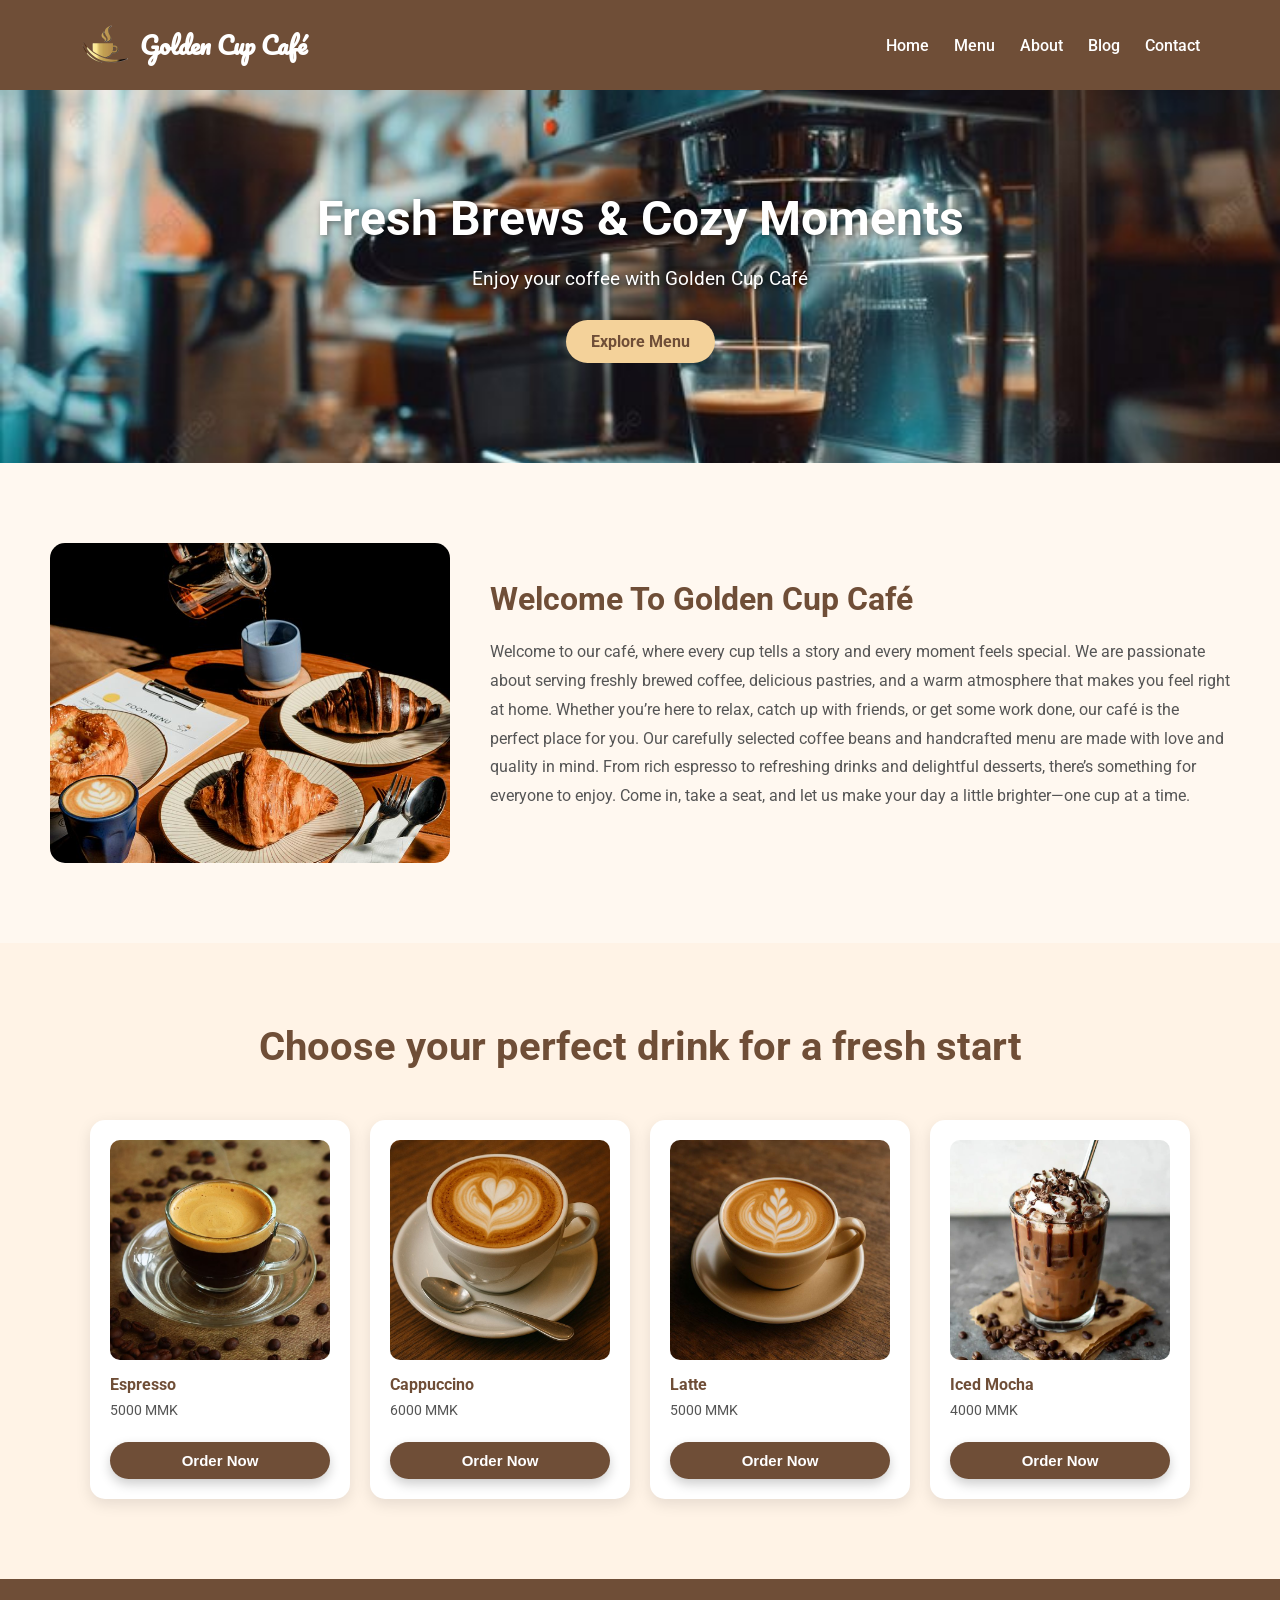
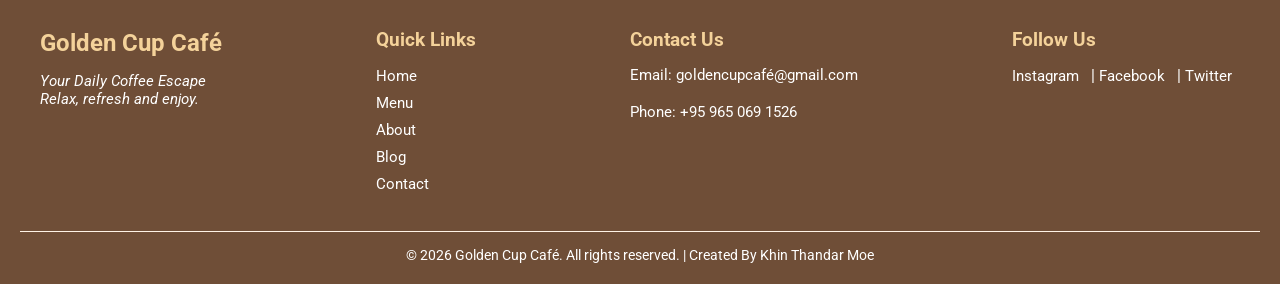
<file: index.html>
<!DOCTYPE html>
<html lang="en">
<head>
  <meta charset="UTF-8">
  <meta name="viewport">
  <meta name="description" content="Enjoy the best coffee, tea, and fresh desserts at Golden Cup Café in Dawei. A cozy place to relax with friends. Visit us today!">
  <meta name="keywords" content="Golden Cup Café, café in Dawei, best coffee in Dawei, coffee shop Dawei, fresh desserts, Dawei breakfast, cozy place to relax, coffee and tea Dawei">
  <title>Golden Cup Café</title>
  <link rel="icon" href="COFFEE_SHOP_LOGO.png">
  <link href="https://fonts.googleapis.com/css2?family=Roboto:wght@400;700&family=Pacifico&display=swap" rel="stylesheet">
  <link rel="stylesheet" href="style.css">
</head>

<body>
  <!-- HEADER -->
  <header>
    <div class="logo">
      <img src="COFFEE_SHOP_LOGO.png" alt="Café Logo" class="logoimg"><h1>Golden Cup Café</h1>
    </div>
    <nav>
      <ul>
        <li><a href="index.html">Home</a></li>
        <li><a href="menu.html">Menu</a></li>
        <li><a href="about.html">About</a></li>
        <li><a href="blog.html">Blog</a></li>
        <li><a href="contact.html">Contact</a></li>
      </ul>
    </nav>
  </header>

  <!-- HERO -->
  <section class="hero">
    <h2>Fresh Brews & Cozy Moments</h2>
    <p>Enjoy your coffee with Golden Cup Café</p>
    <a href="menu.html">Explore Menu</a>
  </section>

  <!-- ABOUT -->
  <section class="about">
    <img src="Welcome Café.jpg" alt="Coffee Shop Interior">
    <div class="about-text">
      <h3>Welcome To Golden Cup Café</h3>
      <p>Welcome to our café, where every cup tells a story and every moment feels special. We are passionate about serving freshly brewed coffee, delicious pastries, and a warm atmosphere that makes you feel right at home. Whether you’re here to relax, catch up with friends, or get some work done, our café is the perfect place for you.

      Our carefully selected coffee beans and handcrafted menu are made with love and quality in mind. From rich espresso to refreshing drinks and delightful desserts, there’s something for everyone to enjoy.

      Come in, take a seat, and let us make your day a little brighter—one cup at a time.</p>
    </div>
  </section>

  <!-- MENU -->
  <section class="menu">
    <h3>Choose your perfect drink for a fresh start</h3>
    <div class="menu-items">
      <div class="menu-item">
        <img src="Espresso.jpg" alt="Espresso">
        <h4>Espresso</h4>
        <p>5000 MMK</p>
        <a href="orderform.html"><button class="order-btn">Order Now</button></a>
      </div>
      
      <div class="menu-item">
        <img src="Cappuccino.jpg" alt="Cappuccino">
        <h4>Cappuccino</h4>
        <p>6000 MMK</p>
        <a href="orderform.html"><button class="order-btn">Order Now</button></a>
      </div>

      <div class="menu-item">
        <img src="Latte.jpg" alt="Latte">
        <h4>Latte</h4>
        <p>5000 MMK</p>
        <a href="orderform.html"><button class="order-btn">Order Now</button></a>
      </div>

      <div class="menu-item">
        <img src="Iced Mocha.jpg" alt="Iced Mocha">
        <h4>Iced Mocha</h4>
        <p>4000 MMK</p>
        <a href="orderform.html"><button class="order-btn">Order Now</button></a>
      </div>
    </div>
  </section>

  <!-- FOOTER -->
    <footer>
  <div class="footer-container">
    <div class="footer-brand">
      <h2>Golden Cup Café</h2>
      <p> <i>Your Daily Coffee Escape<br>
           Relax, refresh and enjoy.</i></p>
    </div>

    <!-- Quick Links -->
    <div class="footer-links">
      <h3>Quick Links</h3>
      <ul>
        <li><a href="index.html">Home</a></li>
        <li><a href="menu.html">Menu</a></li>
        <li><a href="about.html">About</a></li>
        <li><a href="blog.html">Blog</a></li>
        <li><a href="contact.html">Contact</a></li>
      </ul>
    </div>

    <!-- Contact Info -->
    <div class="footer-contact">
      <h3>Contact Us</h3>
      <p>Email: <a href="mailto:goldencupcafé@gmail.com">goldencupcafé@gmail.com</a></p>
      <br>
      <p>Phone: <a href="tel:+959650691526">+95 965 069 1526</a></p>
    </div>

    <!-- Social Media -->
    <div class="footer-social">
      <h3>Follow Us</h3>
      <a href="https://www.instagram.com" target="_blank">Instagram</a> |
      <a href="https://www.facebook.com" target="_blank">Facebook</a> |
      <a href="https://www.twitter.com" target="_blank">Twitter</a>
    </div>
  </div>

  <div class="footer-bottom">
    <p>&copy; 2026 Golden Cup Café. All rights reserved. | Created By Khin Thandar Moe</p>
  </div>
  </footer>

</body>
</html>
</file>
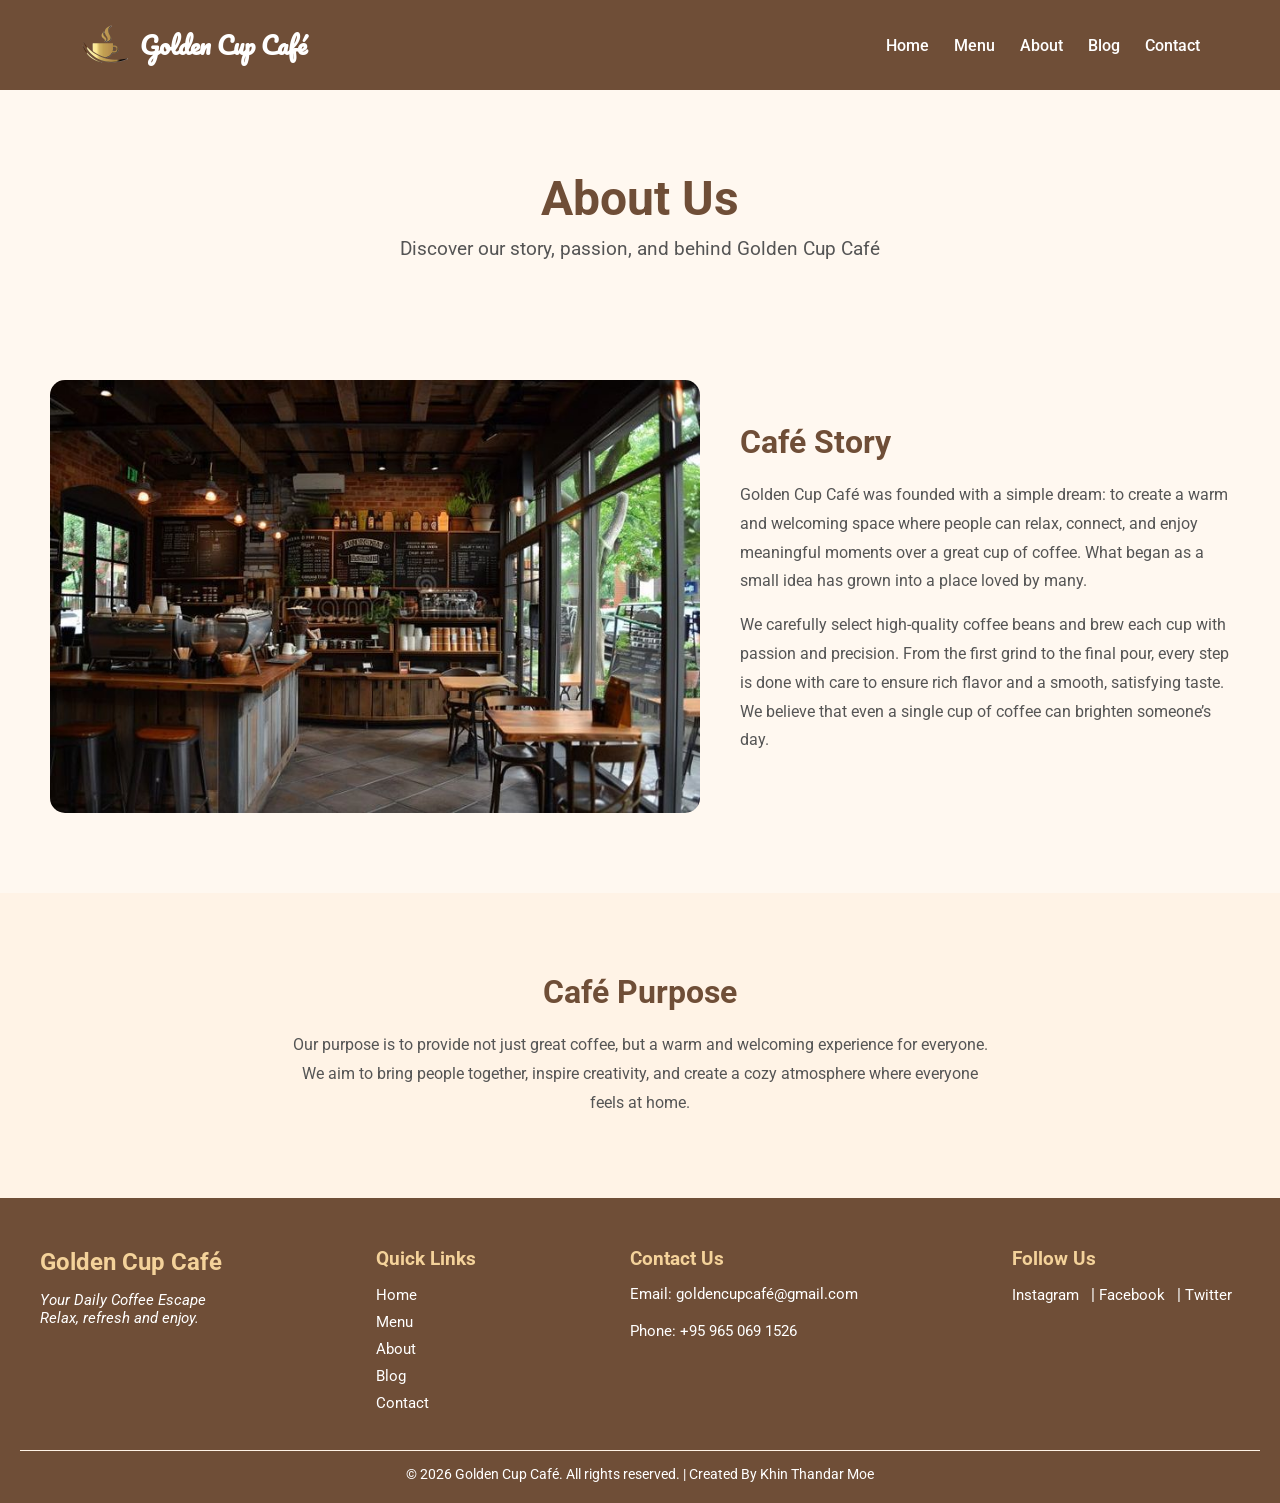
<file: about.html>
<!DOCTYPE html>
<html lang="en">
<head>
  <meta charset="UTF-8">
  <meta name="viewport">
  <meta name="description" content="Enjoy the best coffee, tea, and fresh desserts at Golden Cup Café in Dawei. A cozy place to relax with friends. Visit us today!">
  <meta name="keywords" content="Golden Cup Café, café in Dawei, best coffee in Dawei, coffee shop Dawei, fresh desserts, Dawei breakfast, cozy place to relax, coffee and tea Dawei">
  <title>Golden Cup Café | About</title>
  <link rel="icon" href="COFFEE_SHOP_LOGO.png">
  <link href="https://fonts.googleapis.com/css2?family=Roboto:wght@400;700&family=Pacifico&display=swap" rel="stylesheet">
  <link rel="stylesheet" href="style.css">
</head>

<body>
  <!-- HEADER -->
  <header>
     <div class="logo">
      <img src="COFFEE_SHOP_LOGO.png" alt="My Logo" class="logoimg"><h1>Golden Cup Café</h1>
    </div>
    <nav>
      <ul>
        <li><a href="index.html">Home</a></li>
        <li><a href="menu.html">Menu</a></li>
        <li><a href="about.html">About</a></li>
        <li><a href="blog.html">Blog</a></li>
        <li><a href="contact.html">Contact</a></li>
      </ul>
    </nav>
  </header>

  <!-- PAGE TITLE -->
  <section class="page-title">
    <h2>About Us</h2>
    <p>Discover our story, passion, and behind Golden Cup Café</p>
  </section>

  <!-- ABOUT SECTION -->
  <section class="about-section" id="about">
    <img src="About.jpg" alt="Coffee Shop Interior">
    <div class="about-text">
      <h3>Café Story</h3>
      <p>Golden Cup Café was founded with a simple dream: to create a warm and welcoming space where people can relax, connect, and enjoy meaningful moments over a great cup of coffee. What began as a small idea has grown into a place loved by many.</p>
      <p> We carefully select high-quality coffee beans and brew each cup with passion and precision. From the first grind to the final pour, every step is done with care to ensure rich flavor and a smooth, satisfying taste. We believe that even a single cup of coffee can brighten someone’s day.</p>
    </div>
  </section>

  <!-- MISSION SECTION -->
  <section class="purpose">
    <h3>Café Purpose</h3>
    <p>Our purpose is to provide not just great coffee, but a warm and welcoming experience for everyone. We aim to bring people together, inspire creativity, and create a cozy atmosphere where everyone feels at home.</p>
  </section>

  
  <!-- FOOTER -->
  <footer>
  <div class="footer-container">
    <div class="footer-brand">
      <h2>Golden Cup Café</h2>
      <p> <i>Your Daily Coffee Escape<br>
           Relax, refresh and enjoy.</i></p>
    </div>

    <!-- Quick Links -->
    <div class="footer-links">
      <h3>Quick Links</h3>
      <ul>
        <li><a href="index.html">Home</a></li>
        <li><a href="menu.html">Menu</a></li>
        <li><a href="about.html">About</a></li>
        <li><a href="blog.html">Blog</a></li>
        <li><a href="contact.html">Contact</a></li>
      </ul>
    </div>

    <!-- Contact Info -->
    <div class="footer-contact">
      <h3>Contact Us</h3>
      <p>Email: <a href="mailto:goldencupcafé@gmail.com">goldencupcafé@gmail.com</a></p>
      <br>
      <p>Phone: <a href="tel:+959650691526">+95 965 069 1526</a></p>
    </div>

    <!-- Social Media -->
    <div class="footer-social">
      <h3>Follow Us</h3>
      <a href="https://www.instagram.com" target="_blank">Instagram</a> |
      <a href="https://www.facebook.com" target="_blank">Facebook</a> |
      <a href="https://www.twitter.com" target="_blank">Twitter</a>
    </div>
  </div>

  <div class="footer-bottom">
    <p>&copy; 2026 Golden Cup Café. All rights reserved. | Created By Khin Thandar Moe</p>
  </div>
  </footer>


</body>
</html>
</file>
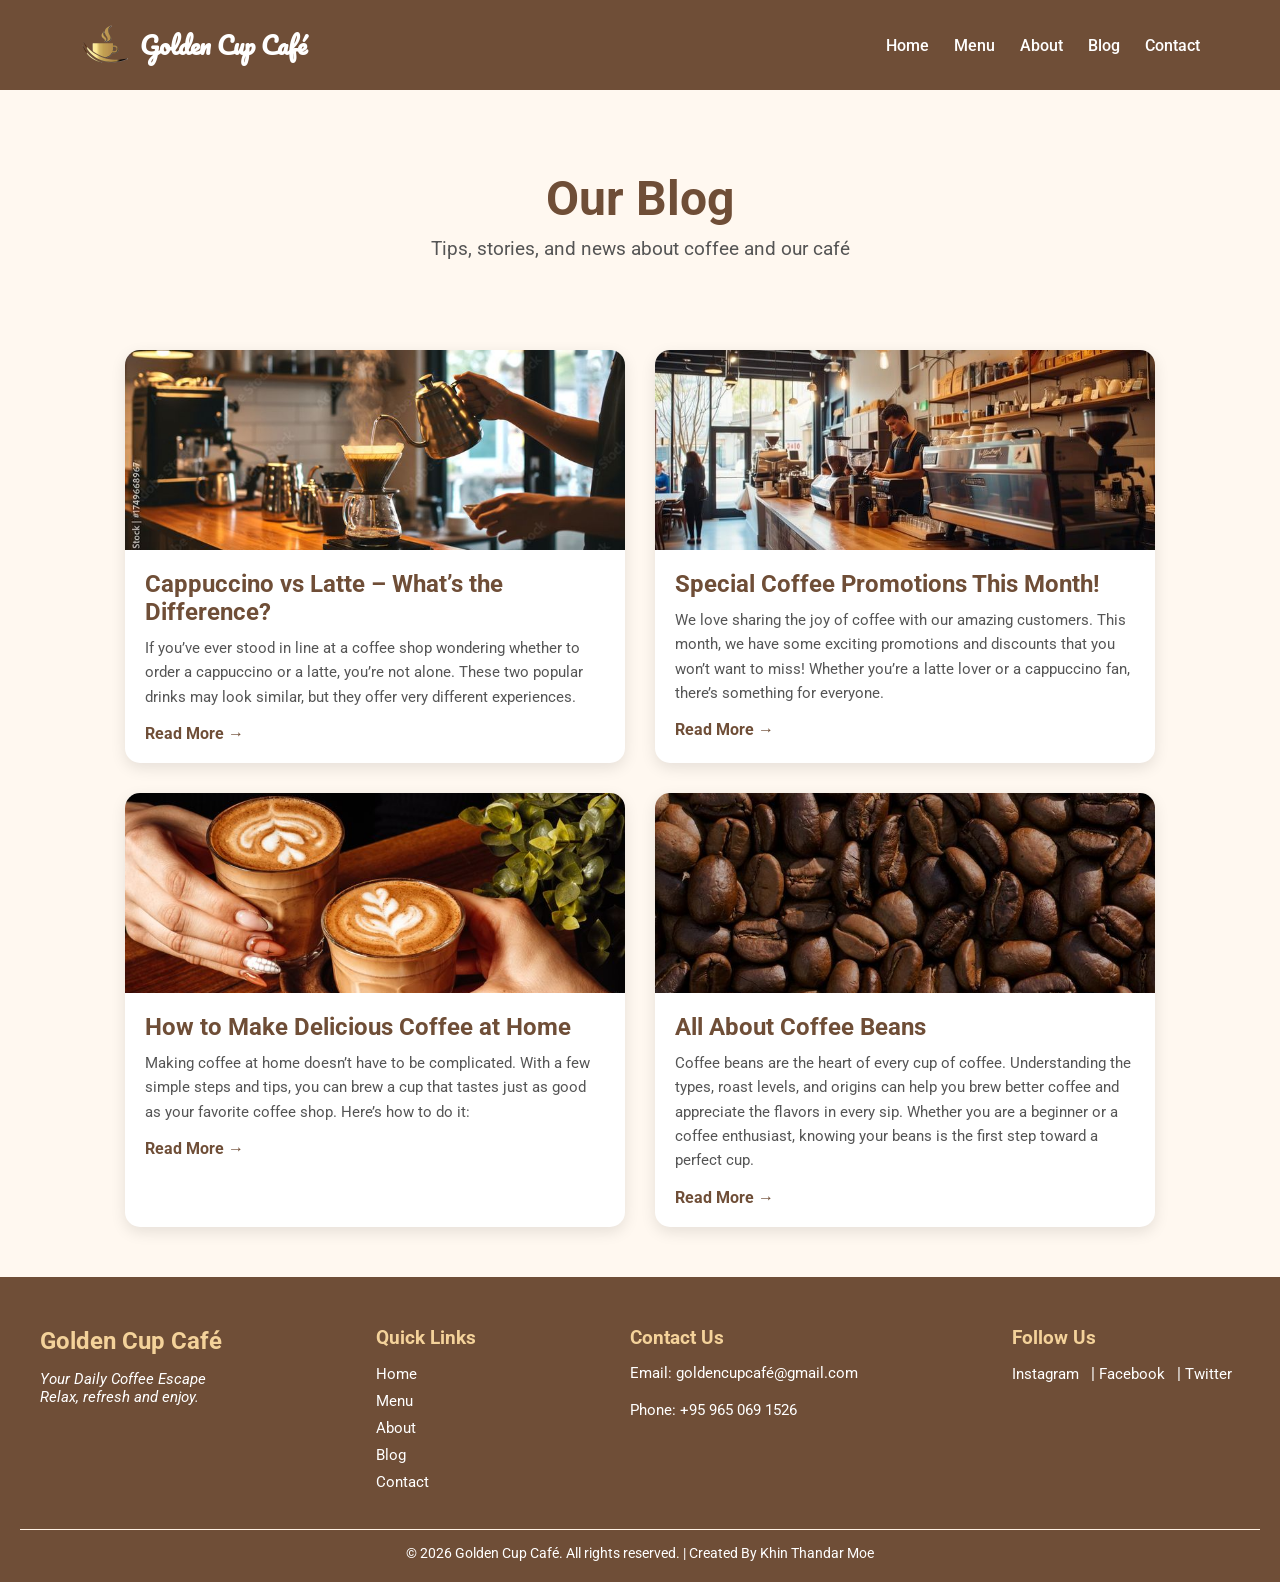
<file: blog.html>
<!DOCTYPE html>
<html lang="en">
<head>
  <meta charset="UTF-8">
  <meta name="viewport">
  <meta name="description" content="Enjoy the best coffee, tea, and fresh desserts at Golden Cup Café in Dawei. A cozy place to relax with friends. Visit us today!">
  <meta name="keywords" content="Golden Cup Café, café in Dawei, best coffee in Dawei, coffee shop Dawei, fresh desserts, Dawei breakfast, cozy place to relax, coffee and tea Dawei">
  <title>Golden Cup Café | Blog</title>
  <link rel="icon" href="COFFEE_SHOP_LOGO.png">
  <link href="https://fonts.googleapis.com/css2?family=Roboto:wght@400;700&family=Pacifico&display=swap" rel="stylesheet">
  <link rel="stylesheet" href="style.css">
</head>
<body>

  <!-- HEADER -->
  <header>
     <div class="logo">
      <img src="COFFEE_SHOP_LOGO.png" alt="My Logo" class="logoimg"><h1>Golden Cup Café</h1>
    </div>
    <nav>
      <ul>
        <li><a href="index.html">Home</a></li>
        <li><a href="menu.html">Menu</a></li>
        <li><a href="about.html">About</a></li>
        <li><a href="blog.html">Blog</a></li>
        <li><a href="contact.html">Contact</a></li>
      </ul>
    </nav>
  </header>

  <!-- PAGE TITLE -->
  <section class="page-title">
    <h2>Our Blog</h2>
    <p>Tips, stories, and news about coffee and our café</p>
  </section>

  <!-- BLOG POSTS -->
  <section class="blog-section" id="blog">

    <div class="blog-post">
      <img src="Blog1.jpg" alt="Cappuccino vs Latte">
      <div class="blog-content">
        <h3>Cappuccino vs Latte – What’s the Difference?</h3>
        <p>If you’ve ever stood in line at a coffee shop wondering whether to order a cappuccino or a latte, you’re not alone. These two popular drinks may look similar, but they offer very different experiences.</p>
        <a href="blog1.html">Read More →</a>
      </div>
    </div>

    <div class="blog-post">
      <img src="Blog2.jpg" alt="Special Coffee Promotions">
      <div class="blog-content">
        <h3>Special Coffee Promotions This Month!</h3>
        <p>We love sharing the joy of coffee with our amazing customers. This month, we have some exciting promotions and discounts that you won’t want to miss! Whether you’re a latte lover or a cappuccino fan, there’s something for everyone.</p>
        <a href="blog2.html">Read More →</a>
      </div>
    </div>

    <div class="blog-post">
      <img src="Blog3.jpg" alt="How to Make Delicious Coffee">
      <div class="blog-content">
        <h3>How to Make Delicious Coffee at Home</h3>
        <p>Making coffee at home doesn’t have to be complicated. With a few simple steps and tips, you can brew a cup that tastes just as good as your favorite coffee shop. Here’s how to do it:</p>
        <a href="blog3.html">Read More →</a>
      </div>
    </div>

    <div class="blog-post">
      <img src="Blog4.jpg" alt="All ABOUT Coffee Beans">
      <div class="blog-content">
        <h3>All About Coffee Beans</h3>
        <p>Coffee beans are the heart of every cup of coffee. Understanding the types, roast levels, and origins can help you brew better coffee and appreciate the flavors in every sip. Whether you are a beginner or a coffee enthusiast, knowing your beans is the first step toward a perfect cup.</p>
        <a href="blog4.html">Read More →</a>
      </div>
    </div>

  </section>

  <!-- FOOTER -->
  <footer>
  <div class="footer-container">
    <div class="footer-brand">
      <h2>Golden Cup Café</h2>
      <p> <i>Your Daily Coffee Escape<br>
            Relax, refresh and enjoy.</i></p>
    </div>

    <!-- Quick Links -->
    <div class="footer-links">
      <h3>Quick Links</h3>
      <ul>
        <li><a href="index.html">Home</a></li>
        <li><a href="menu.html">Menu</a></li>
        <li><a href="about.html">About</a></li>
        <li><a href="blog.html">Blog</a></li>
        <li><a href="contact.html">Contact</a></li>
      </ul>
    </div>

    <!-- Contact Info -->
    <div class="footer-contact">
      <h3>Contact Us</h3>
      <p>Email: <a href="mailto:goldencupcafé@gmail.com">goldencupcafé@gmail.com</a></p>
      <br>
      <p>Phone: <a href="tel:+959650691526">+95 965 069 1526</a></p>
    </div>

    <!-- Social Media -->
    <div class="footer-social">
      <h3>Follow Us</h3>
      <a href="https://www.instagram.com" target="_blank">Instagram</a> |
      <a href="https://www.facebook.com" target="_blank">Facebook</a> |
      <a href="https://www.twitter.com" target="_blank">Twitter</a>
    </div>
  </div>

  <div class="footer-bottom">
    <p>&copy; 2026 Golden Cup Café. All rights reserved. | Created By Khin Thandar Moe</p>
  </div>
  </footer>

</body>
</html>
</file>
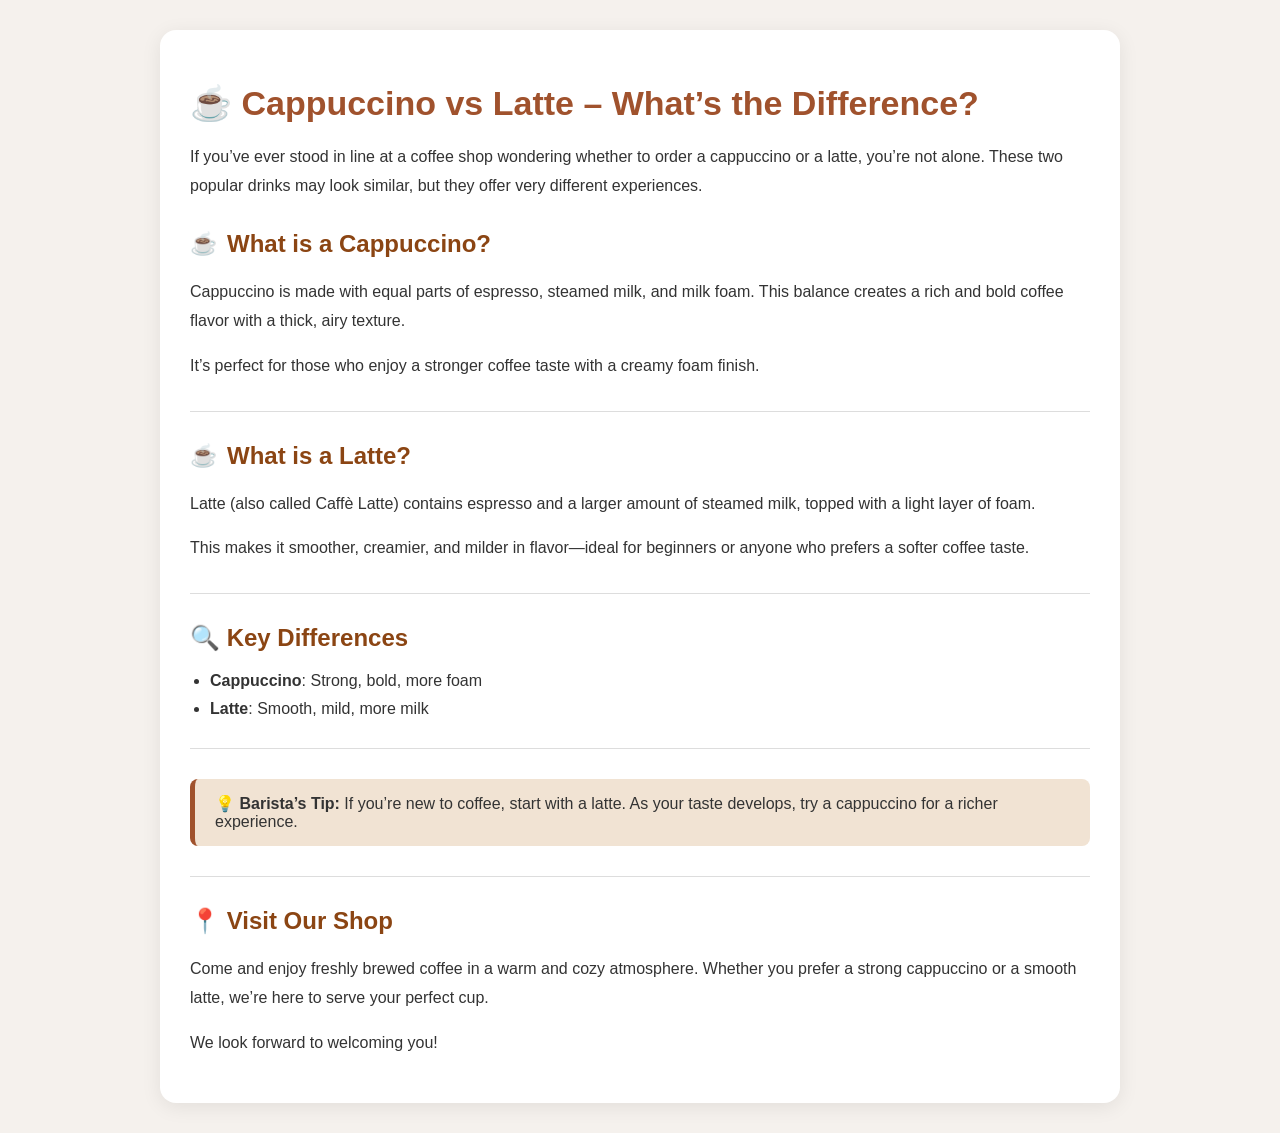
<file: blog1.html>
<!DOCTYPE html>
<html lang="en">
<head>
<meta charset="UTF-8">
<meta name="viewport" content="width=device-width, initial-scale=1.0">
<meta name="description" content="Enjoy the best coffee, tea, and fresh desserts at Golden Cup Café in Dawei. A cozy place to relax with friends. Visit us today!">
<meta name="keywords" content="Golden Cup Café, café in Dawei, best coffee in Dawei, coffee shop Dawei, fresh desserts, Dawei breakfast, cozy place to relax, coffee and tea Dawei">
<title>Cappuccino vs Latte</title>
<link rel="icon" href="COFFEE_SHOP_LOGO.png">
<style>
body {
    font-family: Arial, sans-serif;
    background: #f5f1ed;
    margin: 0;
    padding: 30px;
    color: #333;
}

/* main card */
.container {
    max-width: 900px;
    margin: auto;
    background: #fff;
    padding: 30px;
    border-radius: 16px;
    box-shadow: 0 4px 20px rgba(0,0,0,0.08);
}

/* headings */
h1 {
    font-size: 34px;
    color: #a0522d;
    margin-bottom: 20px;
}

h2 {
    font-size: 24px;
    color: #8b4513;
    margin-top: 30px;
    display: flex;
    align-items: center;
    gap: 10px;
}

p {
    line-height: 1.8;
    margin-bottom: 16px;
}

/* list */
ul {
    padding-left: 20px;
}

li {
    margin-bottom: 10px;
}

/* divider */
hr {
    border: none;
    height: 1px;
    background: #ddd;
    margin: 30px 0;
}

/* highlight tip box */
.tip-box {
    background: #f1e3d3;
    border-left: 5px solid #a0522d;
    padding: 15px 20px;
    border-radius: 8px;
    margin: 20px 0;
}

/* emoji icon spacing */
.icon {
    font-size: 22px;
}
</style>
</head>

<body>

<div class="container">

<h1>☕ Cappuccino vs Latte – What’s the Difference?</h1>

<p>If you’ve ever stood in line at a coffee shop wondering whether to order a cappuccino or a latte, you’re not alone. These two popular drinks may look similar, but they offer very different experiences.</p>

<h2><span class="icon">☕</span> What is a Cappuccino?</h2>
<p>Cappuccino is made with equal parts of espresso, steamed milk, and milk foam. This balance creates a rich and bold coffee flavor with a thick, airy texture.</p>
<p>It’s perfect for those who enjoy a stronger coffee taste with a creamy foam finish.</p>

<hr>

<h2><span class="icon">☕</span> What is a Latte?</h2>
<p>Latte (also called Caffè Latte) contains espresso and a larger amount of steamed milk, topped with a light layer of foam.</p>
<p>This makes it smoother, creamier, and milder in flavor—ideal for beginners or anyone who prefers a softer coffee taste.</p>

<hr>

<h2>🔍 Key Differences</h2>
<ul>
    <li><strong>Cappuccino</strong>: Strong, bold, more foam</li>
    <li><strong>Latte</strong>: Smooth, mild, more milk</li>
</ul>

<hr>

<div class="tip-box">
    <strong>💡 Barista’s Tip:</strong> If you’re new to coffee, start with a latte. As your taste develops, try a cappuccino for a richer experience.
</div>

<hr>

<h2>📍 Visit Our Shop</h2>
<p>Come and enjoy freshly brewed coffee in a warm and cozy atmosphere. Whether you prefer a strong cappuccino or a smooth latte, we’re here to serve your perfect cup.</p>
<p>We look forward to welcoming you!</p>

</div>

</body>
</html>
</file>
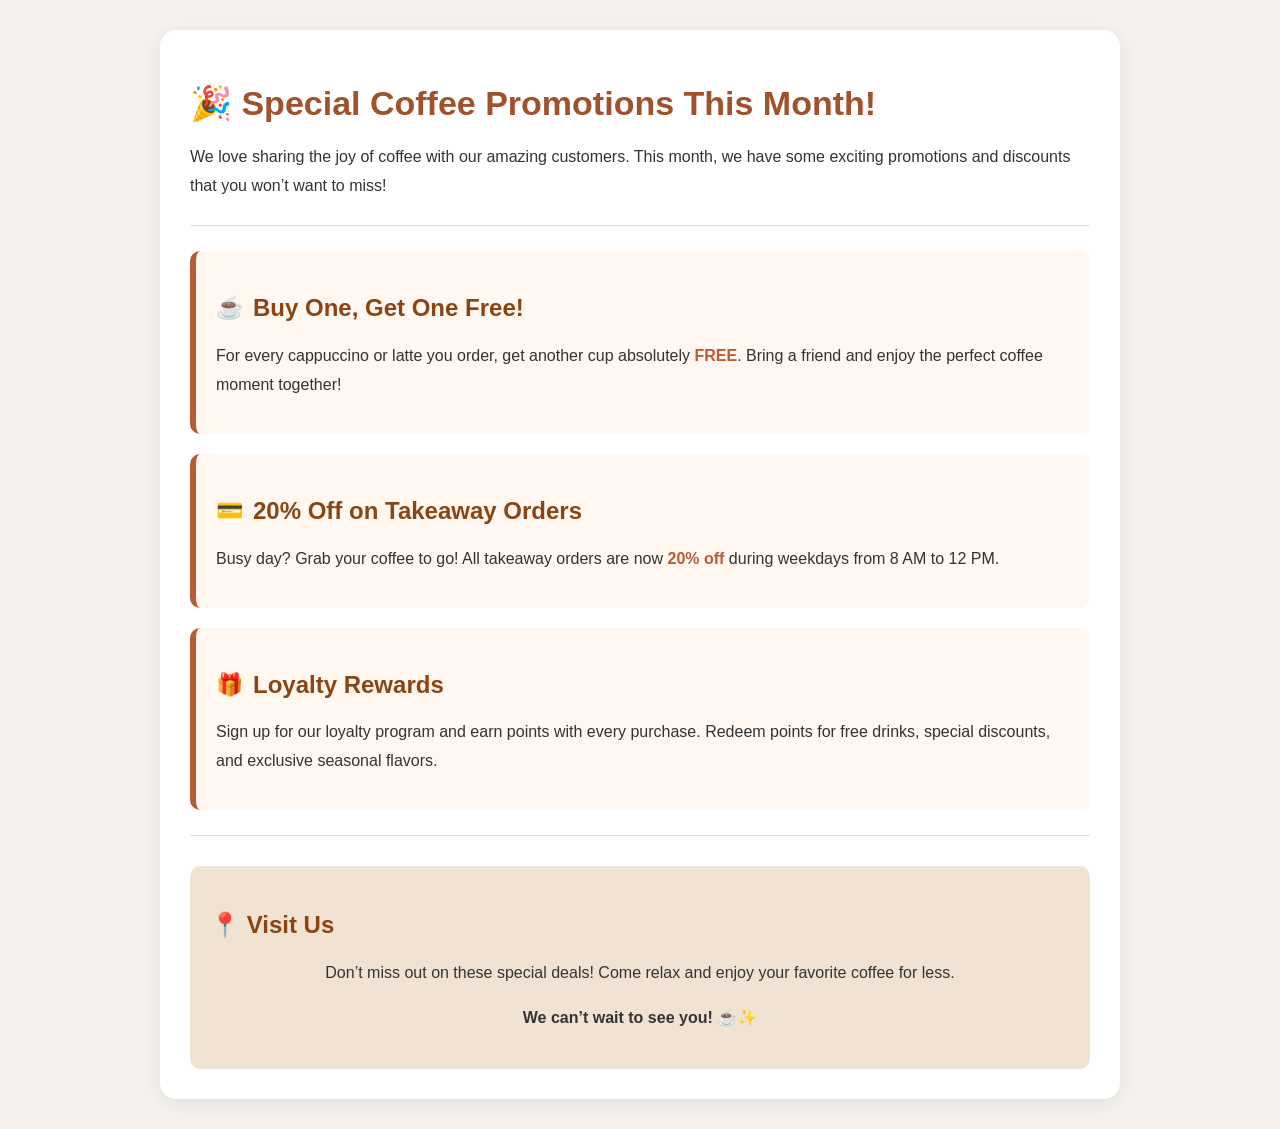
<file: blog2.html>
<!DOCTYPE html>
<html lang="en">
<head>
<meta charset="UTF-8">
<meta name="viewport" content="width=device-width, initial-scale=1.0">
<meta name="description" content="Enjoy the best coffee, tea, and fresh desserts at Golden Cup Café in Dawei. A cozy place to relax with friends. Visit us today!">
<meta name="keywords" content="Golden Cup Café, café in Dawei, best coffee in Dawei, coffee shop Dawei, fresh desserts, Dawei breakfast, cozy place to relax, coffee and tea Dawei">
<title>Special Coffee Promotions</title>
<link rel="icon" href="COFFEE_SHOP_LOGO.png">
<style>
body {
    font-family: Arial, sans-serif;
    background: #f5f1ed;
    margin: 0;
    padding: 30px;
    color: #333;
}

/* main container */
.container {
    max-width: 900px;
    margin: auto;
    background: #fff;
    padding: 30px;
    border-radius: 16px;
    box-shadow: 0 4px 20px rgba(0,0,0,0.08);
}

/* headings */
h1 {
    font-size: 34px;
    color: #a0522d;
    margin-bottom: 20px;
}

h2 {
    font-size: 24px;
    color: #8b4513;
    margin-top: 25px;
    display: flex;
    align-items: center;
    gap: 10px;
}

p {
    margin-bottom: 16px;
    line-height: 1.8;
}

/* divider */
hr {
    border: none;
    height: 1px;
    background: #ddd;
    margin: 25px 0;
}

/* promo card */
.promo {
    background: #fff7f0;
    border-left: 6px solid #b85c38;
    padding: 18px 20px;
    border-radius: 10px;
    margin: 20px 0;
    transition: 0.3s;
}

.promo:hover {
    transform: translateY(-3px);
    box-shadow: 0 6px 15px rgba(0,0,0,0.1);
}

/* highlight text */
.highlight {
    color: #b85c38;
    font-weight: bold;
}

/* footer box */
.footer-box {
    background: #f1e3d3;
    padding: 20px;
    border-radius: 10px;
    text-align: center;
    margin-top: 30px;
}

/* icon */
.icon {
    font-size: 22px;
}
</style>
</head>

<body>

<div class="container">

<h1>🎉 Special Coffee Promotions This Month!</h1>

<p>We love sharing the joy of coffee with our amazing customers. This month, we have some exciting promotions and discounts that you won’t want to miss!</p>

<hr>

<div class="promo">
    <h2><span class="icon">☕</span> Buy One, Get One Free!</h2>
    <p>For every cappuccino or latte you order, get another cup absolutely <span class="highlight">FREE</span>. Bring a friend and enjoy the perfect coffee moment together!</p>
</div>

<div class="promo">
    <h2><span class="icon">💳</span> 20% Off on Takeaway Orders</h2>
    <p>Busy day? Grab your coffee to go! All takeaway orders are now <span class="highlight">20% off</span> during weekdays from 8 AM to 12 PM.</p>
</div>

<div class="promo">
    <h2><span class="icon">🎁</span> Loyalty Rewards</h2>
    <p>Sign up for our loyalty program and earn points with every purchase. Redeem points for free drinks, special discounts, and exclusive seasonal flavors.</p>
</div>

<hr>

<div class="footer-box">
    <h2>📍 Visit Us</h2>
    <p>Don’t miss out on these special deals! Come relax and enjoy your favorite coffee for less.</p>
    <p><strong>We can’t wait to see you! ☕✨</strong></p>
</div>

</div>

</body>
</html>
</file>
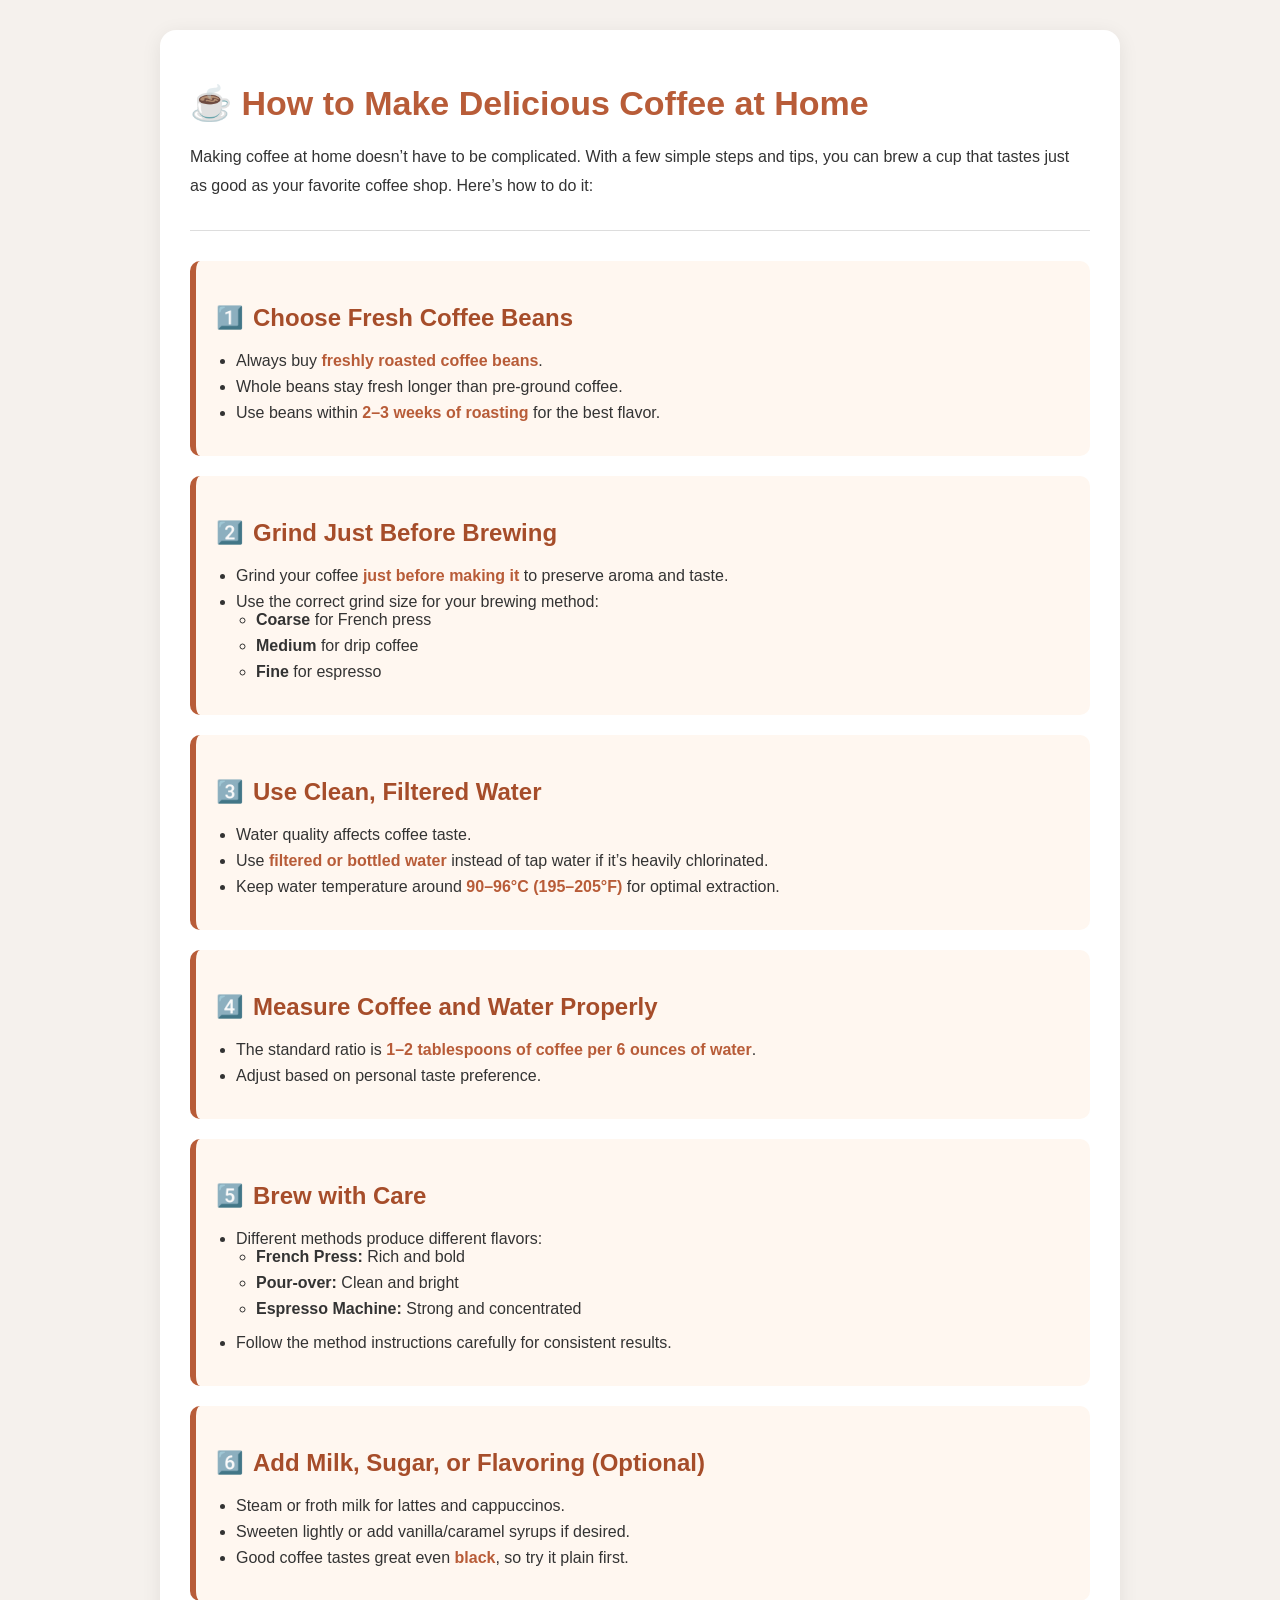
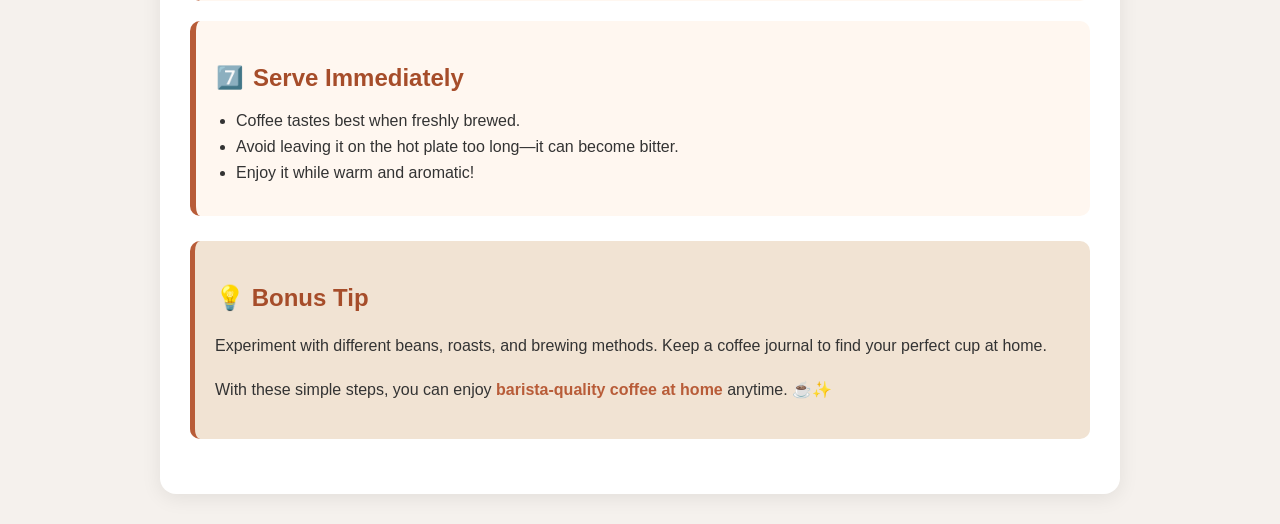
<file: blog3.html>
<!DOCTYPE html>
<html lang="en">
<head>
<meta charset="UTF-8">
<meta name="viewport" content="width=device-width, initial-scale=1.0">
<meta name="description" content="Enjoy the best coffee, tea, and fresh desserts at Golden Cup Café in Dawei. A cozy place to relax with friends. Visit us today!">
<meta name="keywords" content="Golden Cup Café, café in Dawei, best coffee in Dawei, coffee shop Dawei, fresh desserts, Dawei breakfast, cozy place to relax, coffee and tea Dawei">    
<title>How to Make Delicious Coffee</title>
<link rel="icon" href="COFFEE_SHOP_LOGO.png">
<style>
body {
    font-family: Arial, sans-serif;
    background: #f5f1ed;
    margin: 0;
    padding: 30px;
    color: #333;
}

/* main card container */
.container {
    max-width: 900px;
    margin: auto;
    background: #fff;
    padding: 30px;
    border-radius: 16px;
    box-shadow: 0 4px 20px rgba(0,0,0,0.08);
}

/* headings */
h1 {
    font-size: 34px;
    color: #b85c38;
    margin-bottom: 20px;
}

h2 {
    font-size: 24px;
    color: #a64d2a;
    margin-top: 25px;
    display: flex;
    align-items: center;
    gap: 10px;
}

/* paragraph */
p {
    margin-bottom: 16px;
    line-height: 1.8;
}

/* list */
ul {
    padding-left: 20px;
    margin-bottom: 16px;
}

li {
    margin-bottom: 8px;
}

/* highlight text */
.highlight {
    color: #b85c38;
    font-weight: bold;
}

/* divider */
hr {
    border: none;
    height: 1px;
    background: #ddd;
    margin: 30px 0;
}

/* step boxes */
.step-box {
    background: #fff7f0;
    border-left: 6px solid #b85c38;
    padding: 18px 20px;
    border-radius: 10px;
    margin: 20px 0;
    transition: 0.3s;
}

.step-box:hover {
    transform: translateY(-3px);
    box-shadow: 0 6px 15px rgba(0,0,0,0.1);
}

/* bonus tip */
.bonus-tip {
    background: #f1e3d3;
    border-left: 5px solid #b85c38;
    padding: 18px 20px;
    border-radius: 10px;
    margin: 25px 0;
}

/* icon size */
.icon {
    font-size: 22px;
}
</style>
</head>

<body>

<div class="container">

<h1>☕ How to Make Delicious Coffee at Home</h1>

<p>Making coffee at home doesn’t have to be complicated. With a few simple steps and tips, you can brew a cup that tastes just as good as your favorite coffee shop. Here’s how to do it:</p>

<hr>

<div class="step-box">
<h2><span class="icon">1️⃣</span> Choose Fresh Coffee Beans</h2>
<ul>
    <li>Always buy <span class="highlight">freshly roasted coffee beans</span>.</li>
    <li>Whole beans stay fresh longer than pre-ground coffee.</li>
    <li>Use beans within <span class="highlight">2–3 weeks of roasting</span> for the best flavor.</li>
</ul>
</div>

<div class="step-box">
<h2><span class="icon">2️⃣</span> Grind Just Before Brewing</h2>
<ul>
    <li>Grind your coffee <span class="highlight">just before making it</span> to preserve aroma and taste.</li>
    <li>Use the correct grind size for your brewing method:
        <ul>
            <li><strong>Coarse</strong> for French press</li>
            <li><strong>Medium</strong> for drip coffee</li>
            <li><strong>Fine</strong> for espresso</li>
        </ul>
    </li>
</ul>
</div>

<div class="step-box">
<h2><span class="icon">3️⃣</span> Use Clean, Filtered Water</h2>
<ul>
    <li>Water quality affects coffee taste.</li>
    <li>Use <span class="highlight">filtered or bottled water</span> instead of tap water if it’s heavily chlorinated.</li>
    <li>Keep water temperature around <span class="highlight">90–96°C (195–205°F)</span> for optimal extraction.</li>
</ul>
</div>

<div class="step-box">
<h2><span class="icon">4️⃣</span> Measure Coffee and Water Properly</h2>
<ul>
    <li>The standard ratio is <span class="highlight">1–2 tablespoons of coffee per 6 ounces of water</span>.</li>
    <li>Adjust based on personal taste preference.</li>
</ul>
</div>

<div class="step-box">
<h2><span class="icon">5️⃣</span> Brew with Care</h2>
<ul>
    <li>Different methods produce different flavors:
        <ul>
            <li><strong>French Press:</strong> Rich and bold</li>
            <li><strong>Pour-over:</strong> Clean and bright</li>
            <li><strong>Espresso Machine:</strong> Strong and concentrated</li>
        </ul>
    </li>
    <li>Follow the method instructions carefully for consistent results.</li>
</ul>
</div>

<div class="step-box">
<h2><span class="icon">6️⃣</span> Add Milk, Sugar, or Flavoring (Optional)</h2>
<ul>
    <li>Steam or froth milk for lattes and cappuccinos.</li>
    <li>Sweeten lightly or add vanilla/caramel syrups if desired.</li>
    <li>Good coffee tastes great even <span class="highlight">black</span>, so try it plain first.</li>
</ul>
</div>

<div class="step-box">
<h2><span class="icon">7️⃣</span> Serve Immediately</h2>
<ul>
    <li>Coffee tastes best when freshly brewed.</li>
    <li>Avoid leaving it on the hot plate too long—it can become bitter.</li>
    <li>Enjoy it while warm and aromatic!</li>
</ul>
</div>

<div class="bonus-tip">
<h2>💡 Bonus Tip</h2>
<p>Experiment with different beans, roasts, and brewing methods. Keep a coffee journal to find your perfect cup at home.</p>
<p>With these simple steps, you can enjoy <span class="highlight">barista-quality coffee at home</span> anytime. ☕✨</p>
</div>

</div>

</body>
</html>
</file>
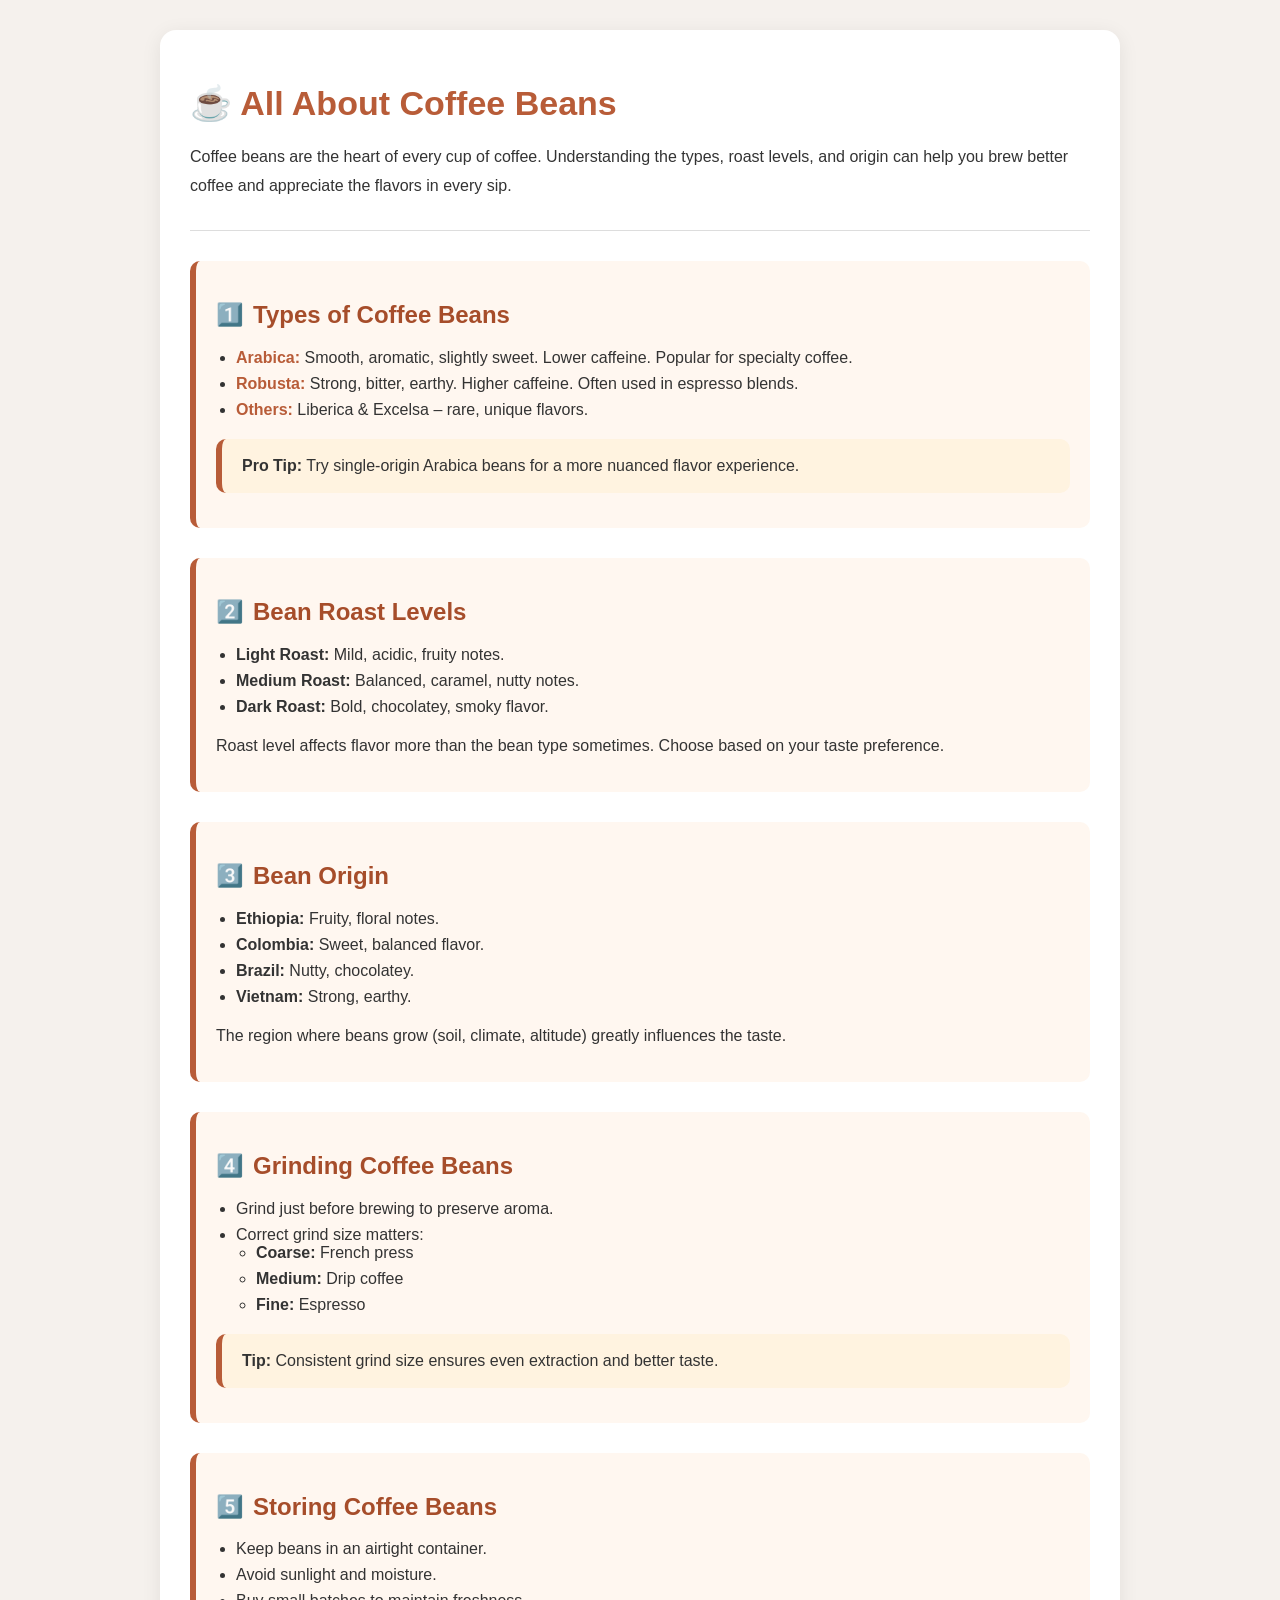
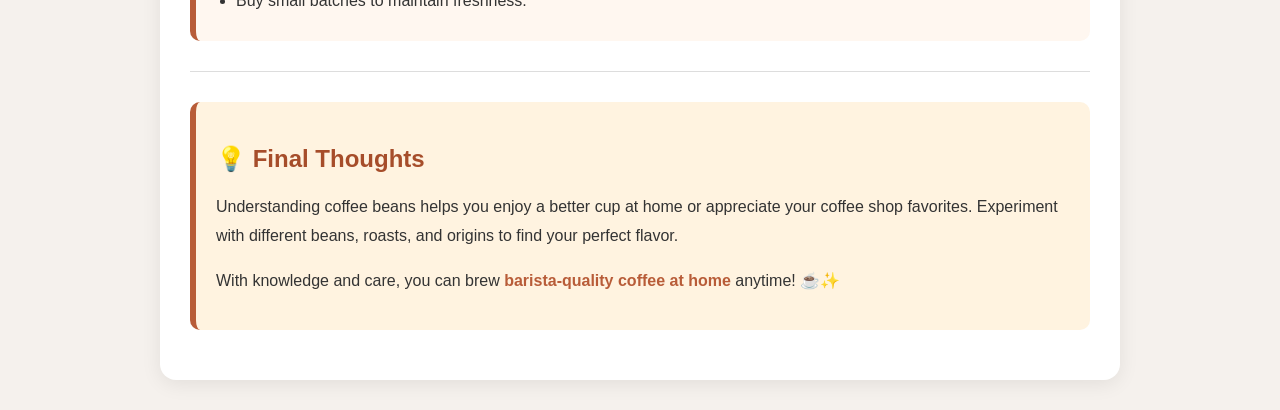
<file: blog4.html>
<!DOCTYPE html>
<html lang="en">
<head>
<meta charset="UTF-8">
<meta name="viewport" content="width=device-width, initial-scale=1.0">
<meta name="description" content="Enjoy the best coffee, tea, and fresh desserts at Golden Cup Café in Dawei. A cozy place to relax with friends. Visit us today!">
<meta name="keywords" content="Golden Cup Café, café in Dawei, best coffee in Dawei, coffee shop Dawei, fresh desserts, Dawei breakfast, cozy place to relax, coffee and tea Dawei">    
<title>All About Coffee Beans</title>
<link rel="icon" href="COFFEE_SHOP_LOGO.png">
<style>
body {
    font-family: Arial, sans-serif;
    background: #f5f1ed;
    margin: 0;
    padding: 30px;
    color: #333;
}

/* main container card */
.container {
    max-width: 900px;
    margin: auto;
    background: #fff;
    padding: 30px;
    border-radius: 16px;
    box-shadow: 0 4px 20px rgba(0,0,0,0.08);
}

/* headings */
h1 {
    font-size: 34px;
    color: #b85c38;
    margin-bottom: 20px;
}

h2 {
    font-size: 24px;
    color: #a64d2a;
    margin-top: 25px;
    display: flex;
    align-items: center;
    gap: 10px;
}

h3 {
    font-size: 20px;
    margin-top: 20px;
    margin-bottom: 10px;
}

/* paragraph & list */
p {
    margin-bottom: 16px;
    line-height: 1.8;
}

ul {
    padding-left: 20px;
    margin-bottom: 16px;
}

li {
    margin-bottom: 8px;
}

/* highlight text */
.highlight {
    color: #b85c38;
    font-weight: bold;
}

/* horizontal rule */
hr {
    border: none;
    height: 1px;
    background: #ddd;
    margin: 30px 0;
}

/* tip box */
.tip-box {
    background: #fff3e0;
    border-left: 6px solid #b85c38;
    padding: 18px 20px;
    border-radius: 10px;
    margin: 20px 0;
    transition: 0.3s;
}

.tip-box:hover {
    transform: translateY(-2px);
    box-shadow: 0 6px 12px rgba(0,0,0,0.1);
}

/* section box for each main topic */
.section-box {
    margin-bottom: 30px;
    padding: 15px 20px;
    background: #fff7f0;
    border-radius: 10px;
    border-left: 6px solid #b85c38;
}

.icon {
    font-size: 22px;
}
</style>
</head>
<body>

<div class="container">

<h1>☕ All About Coffee Beans</h1>

<p>Coffee beans are the heart of every cup of coffee. Understanding the types, roast levels, and origin can help you brew better coffee and appreciate the flavors in every sip.</p>

<hr>

<div class="section-box">
<h2><span class="icon">1️⃣</span> Types of Coffee Beans</h2>
<ul>
    <li><span class="highlight">Arabica:</span> Smooth, aromatic, slightly sweet. Lower caffeine. Popular for specialty coffee.</li>
    <li><span class="highlight">Robusta:</span> Strong, bitter, earthy. Higher caffeine. Often used in espresso blends.</li>
    <li><span class="highlight">Others:</span> Liberica & Excelsa – rare, unique flavors.</li>
</ul>
<div class="tip-box">
<strong>Pro Tip:</strong> Try single-origin Arabica beans for a more nuanced flavor experience.
</div>
</div>

<div class="section-box">
<h2><span class="icon">2️⃣</span> Bean Roast Levels</h2>
<ul>
    <li><strong>Light Roast:</strong> Mild, acidic, fruity notes.</li>
    <li><strong>Medium Roast:</strong> Balanced, caramel, nutty notes.</li>
    <li><strong>Dark Roast:</strong> Bold, chocolatey, smoky flavor.</li>
</ul>
<p>Roast level affects flavor more than the bean type sometimes. Choose based on your taste preference.</p>
</div>

<div class="section-box">
<h2><span class="icon">3️⃣</span> Bean Origin</h2>
<ul>
    <li><strong>Ethiopia:</strong> Fruity, floral notes.</li>
    <li><strong>Colombia:</strong> Sweet, balanced flavor.</li>
    <li><strong>Brazil:</strong> Nutty, chocolatey.</li>
    <li><strong>Vietnam:</strong> Strong, earthy.</li>
</ul>
<p>The region where beans grow (soil, climate, altitude) greatly influences the taste.</p>
</div>

<div class="section-box">
<h2><span class="icon">4️⃣</span> Grinding Coffee Beans</h2>
<ul>
    <li>Grind just before brewing to preserve aroma.</li>
    <li>Correct grind size matters:
        <ul>
            <li><strong>Coarse:</strong> French press</li>
            <li><strong>Medium:</strong> Drip coffee</li>
            <li><strong>Fine:</strong> Espresso</li>
        </ul>
    </li>
</ul>
<div class="tip-box">
<strong>Tip:</strong> Consistent grind size ensures even extraction and better taste.
</div>
</div>

<div class="section-box">
<h2><span class="icon">5️⃣</span> Storing Coffee Beans</h2>
<ul>
    <li>Keep beans in an airtight container.</li>
    <li>Avoid sunlight and moisture.</li>
    <li>Buy small batches to maintain freshness.</li>
</ul>
</div>

<hr>

<div class="tip-box">
<h2>💡 Final Thoughts</h2>
<p>Understanding coffee beans helps you enjoy a better cup at home or appreciate your coffee shop favorites. Experiment with different beans, roasts, and origins to find your perfect flavor.</p>
<p>With knowledge and care, you can brew <span class="highlight">barista-quality coffee at home</span> anytime! ☕✨</p>
</div>

</div>

</body>
</html>
</file>
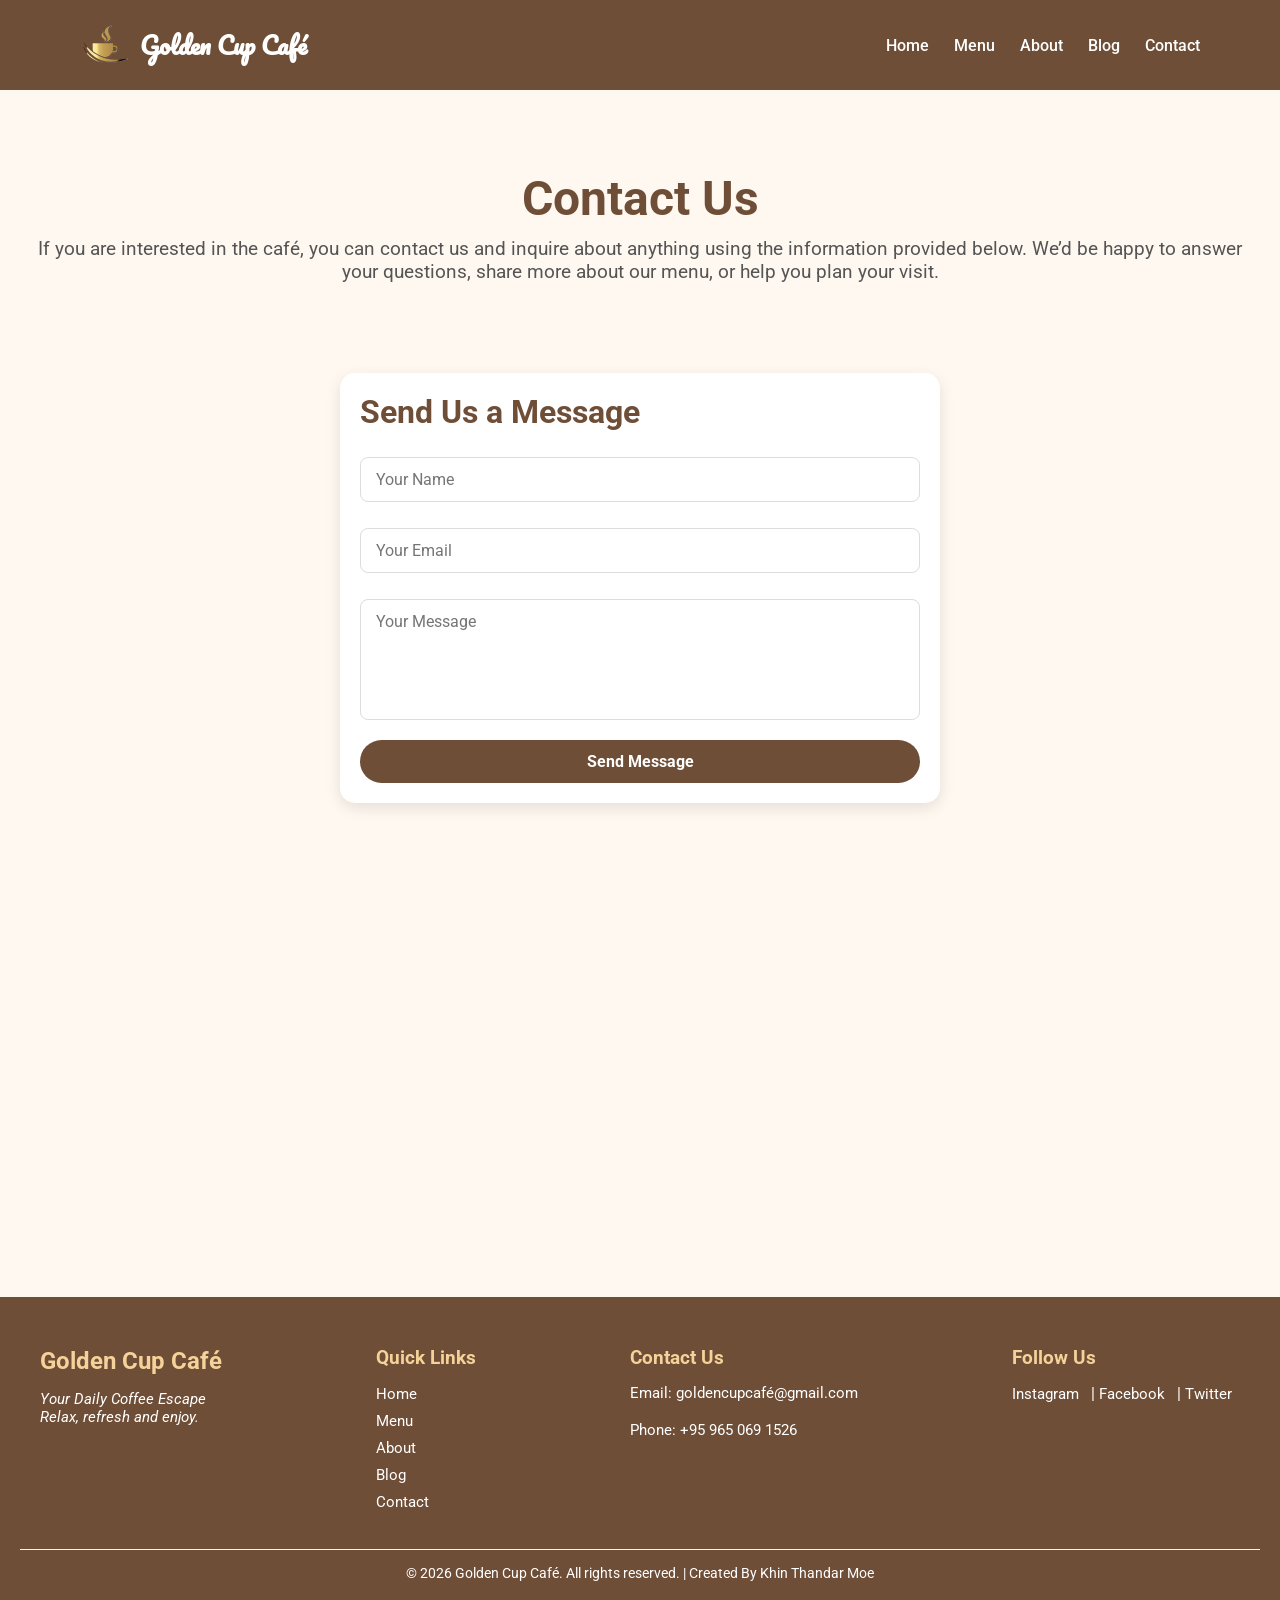
<file: contact.html>
<!DOCTYPE html>
<html lang="en">
<head>
  <meta charset="UTF-8">
  <meta name="viewport">
  <meta name="description" content="Enjoy the best coffee, tea, and fresh desserts at Golden Cup Café in Dawei. A cozy place to relax with friends. Visit us today!">
  <meta name="keywords" content="Golden Cup Café, café in Dawei, best coffee in Dawei, coffee shop Dawei, fresh desserts, Dawei breakfast, cozy place to relax, coffee and tea Dawei">
  <title>Golden Cup Café | Contact</title>
  <link rel="icon" href="COFFEE_SHOP_LOGO.png">
  <link href="https://fonts.googleapis.com/css2?family=Roboto:wght@400;700&family=Pacifico&display=swap" rel="stylesheet">
  <link rel="stylesheet" href="style.css">
</head>

<body>
  <!-- HEADER -->
  <header>
     <div class="logo">
      <img src="COFFEE_SHOP_LOGO.png" alt="My Logo" class="logoimg"><h1>Golden Cup Café</h1>
    </div>
    <nav>
      <ul>
        <li><a href="index.html">Home</a></li>
        <li><a href="menu.html">Menu</a></li>
        <li><a href="about.html">About</a></li>
        <li><a href="blog.html">Blog</a></li>
        <li><a href="contact.html">Contact</a></li>
      </ul>
    </nav>
  </header>

  <!-- PAGE TITLE -->
  <section class="page-title">
    <h2>Contact Us</h2>
    <p>If you are interested in the café, you can contact us and inquire about anything using the information provided below. We’d be happy to answer your questions, share more about our menu, or help you plan your visit.</p>
  </section>

  <!-- CONTACT SECTION -->
  <section class="contact-section" id="contact">

    <!-- CONTACT FORM -->
    <div class="contact-form">
      <h3>Send Us a Message</h3>
      <form action="#" method="post">
        <input type="text" name="name" placeholder="Your Name" required>
        <input type="email" name="email" placeholder="Your Email" required>
        <textarea name="message" rows="5" placeholder="Your Message" required></textarea>
        <button type="submit">Send Message</button>
      </form>
    </div>
  </section>

  <!-- MAP -->
  <div class="map">
    <iframe src="https://www.google.com/maps/embed?pb=!1m18!1m12!1m3!1d61918.736616076196!2d98.1553733653786!3d14.081838393514783!2m3!1f0!2f0!3f0!3m2!1i1024!2i768!4f13.1!3m3!1m2!1s0x30e50bc719b6f191%3A0xa7c45ea8fdf2bb4a!2sDawei!5e0!3m2!1sen!2smm!4v1774011646049!5m2!1sen!2smm" width="600" height="450" style="border:0;" allowfullscreen="" loading="lazy" referrerpolicy="no-referrer-when-downgrade"></iframe>
  </div>

  <!-- FOOTER -->
  <footer>
  <div class="footer-container">
    <div class="footer-brand">
      <h2>Golden Cup Café</h2>
      <p> <i>Your Daily Coffee Escape<br>
            Relax, refresh and enjoy.</i></p>
    </div>

    <!-- Quick Links -->
    <div class="footer-links">
      <h3>Quick Links</h3>
      <ul>
        <li><a href="index.html">Home</a></li>
        <li><a href="menu.html">Menu</a></li>
        <li><a href="about.html">About</a></li>
        <li><a href="blog.html">Blog</a></li>
        <li><a href="contact.html">Contact</a></li>
      </ul>
    </div>

    <!-- Contact Info -->
    <div class="footer-contact">
      <h3>Contact Us</h3>
      <p>Email: <a href="mailto:goldencupcafé@gmail.com">goldencupcafé@gmail.com</a></p>
      <br>
      <p>Phone: <a href="tel:+959650691526">+95 965 069 1526</a></p>
    </div>

    <!-- Social Media -->
    <div class="footer-social">
      <h3>Follow Us</h3>
      <a href="https://www.instagram.com" target="_blank">Instagram</a> |
      <a href="https://www.facebook.com" target="_blank">Facebook</a> |
      <a href="https://www.twitter.com" target="_blank">Twitter</a>
    </div>
  </div>

  <div class="footer-bottom">
    <p>&copy; 2026 Golden Cup Café. All rights reserved. | Created By Khin Thandar Moe</p>
  </div>
  </footer>

</body>
</html>
</file>
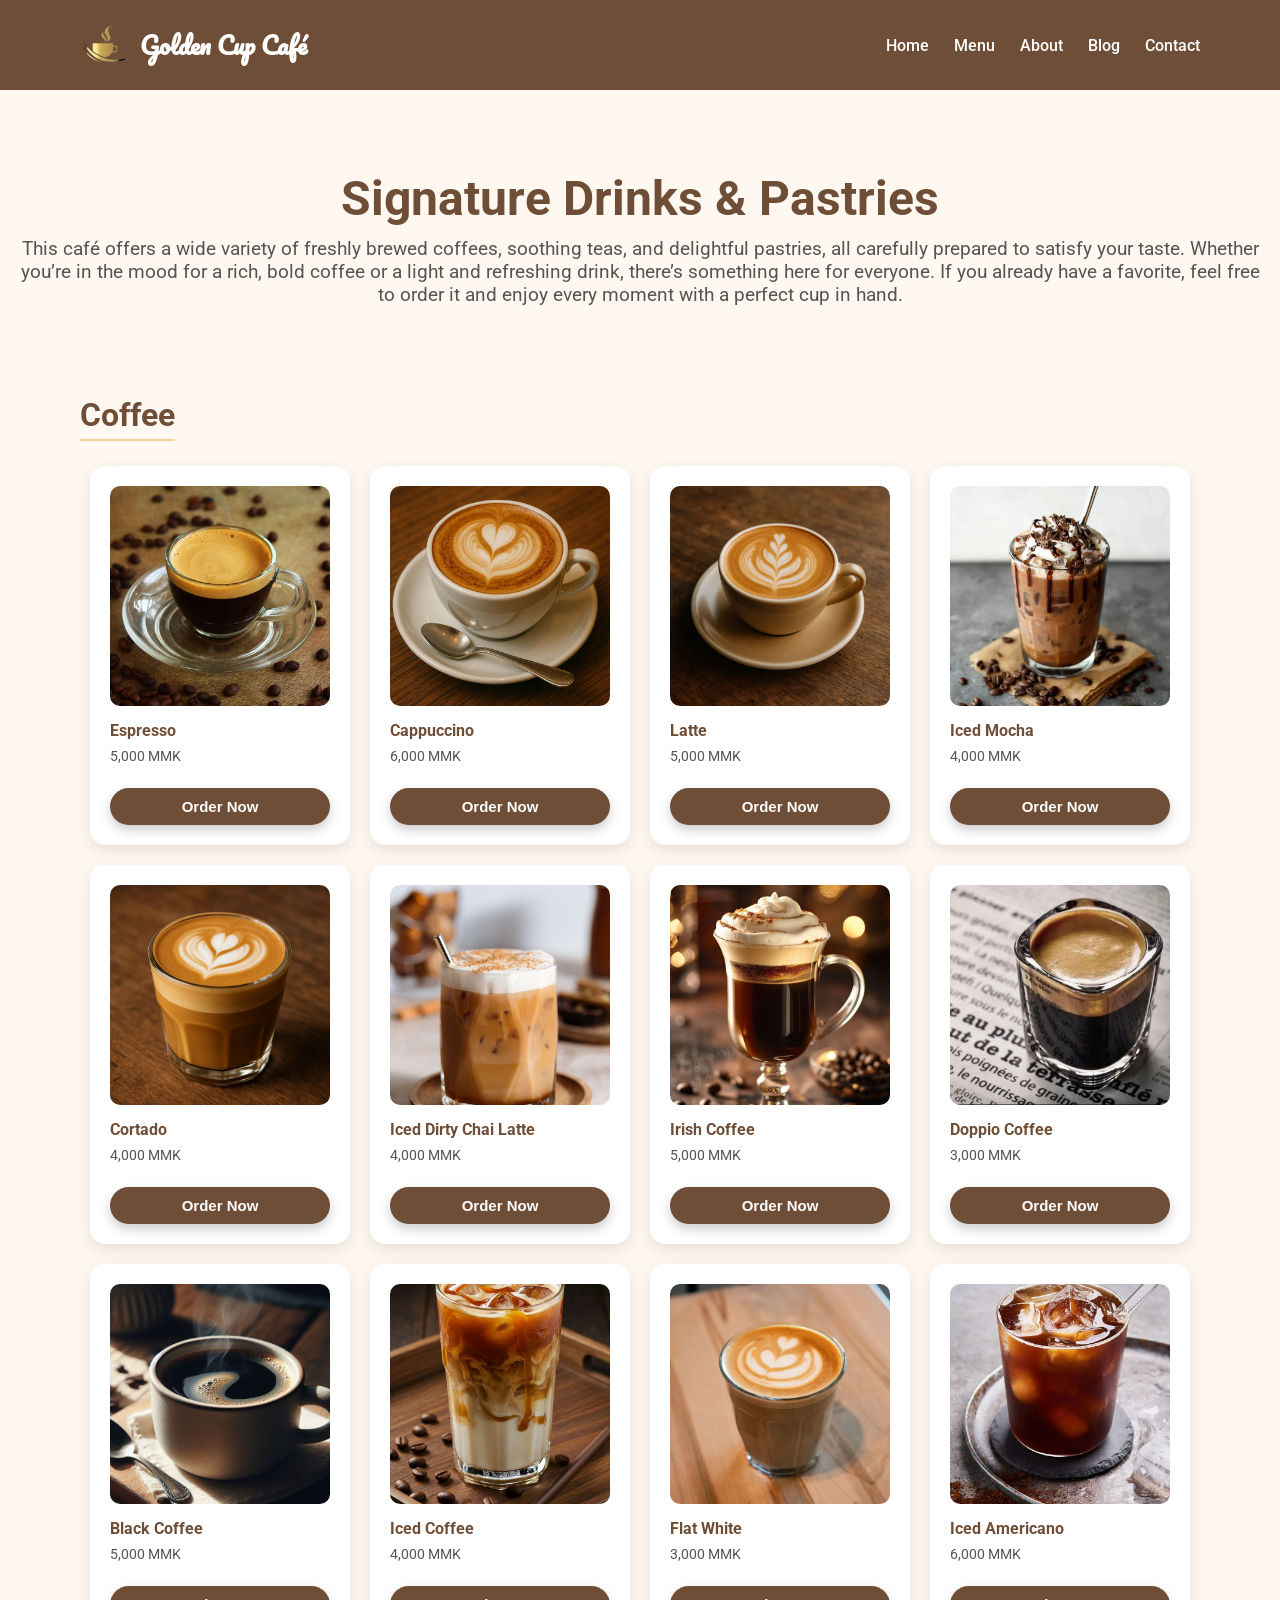
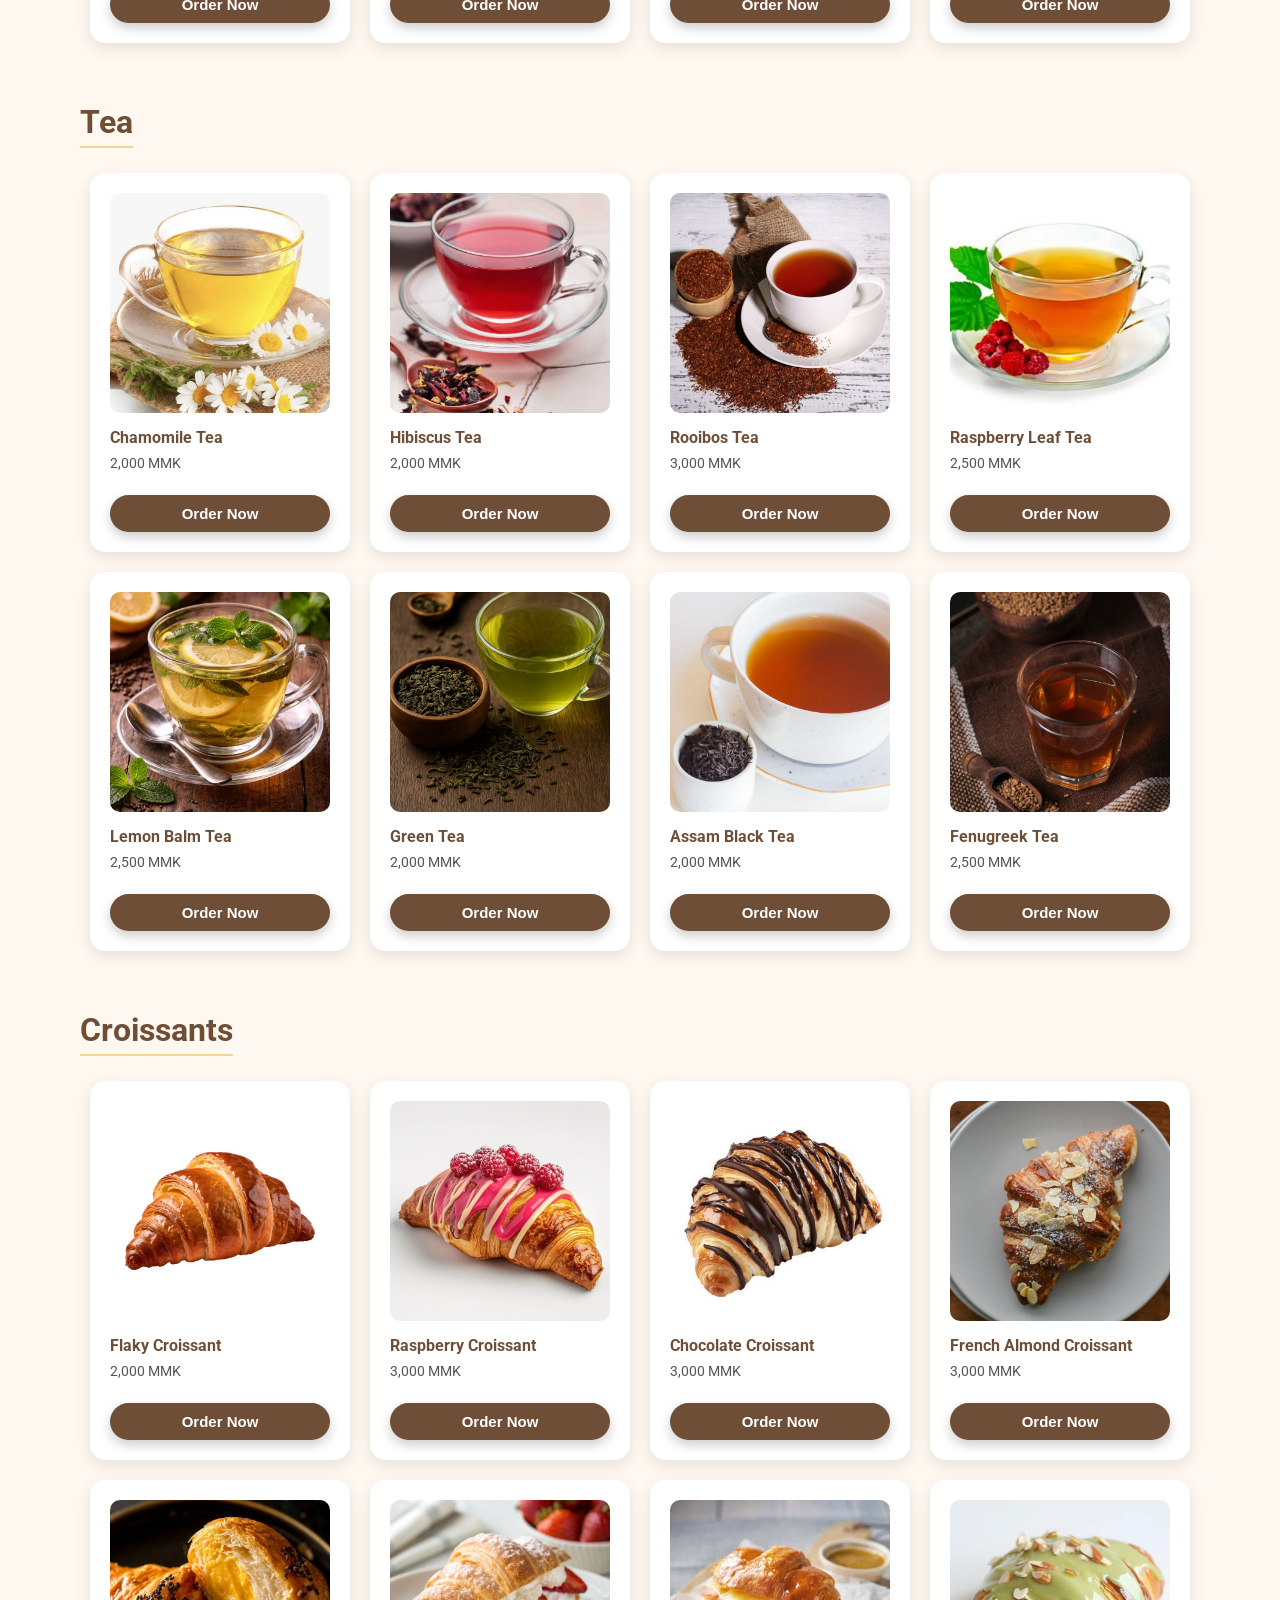
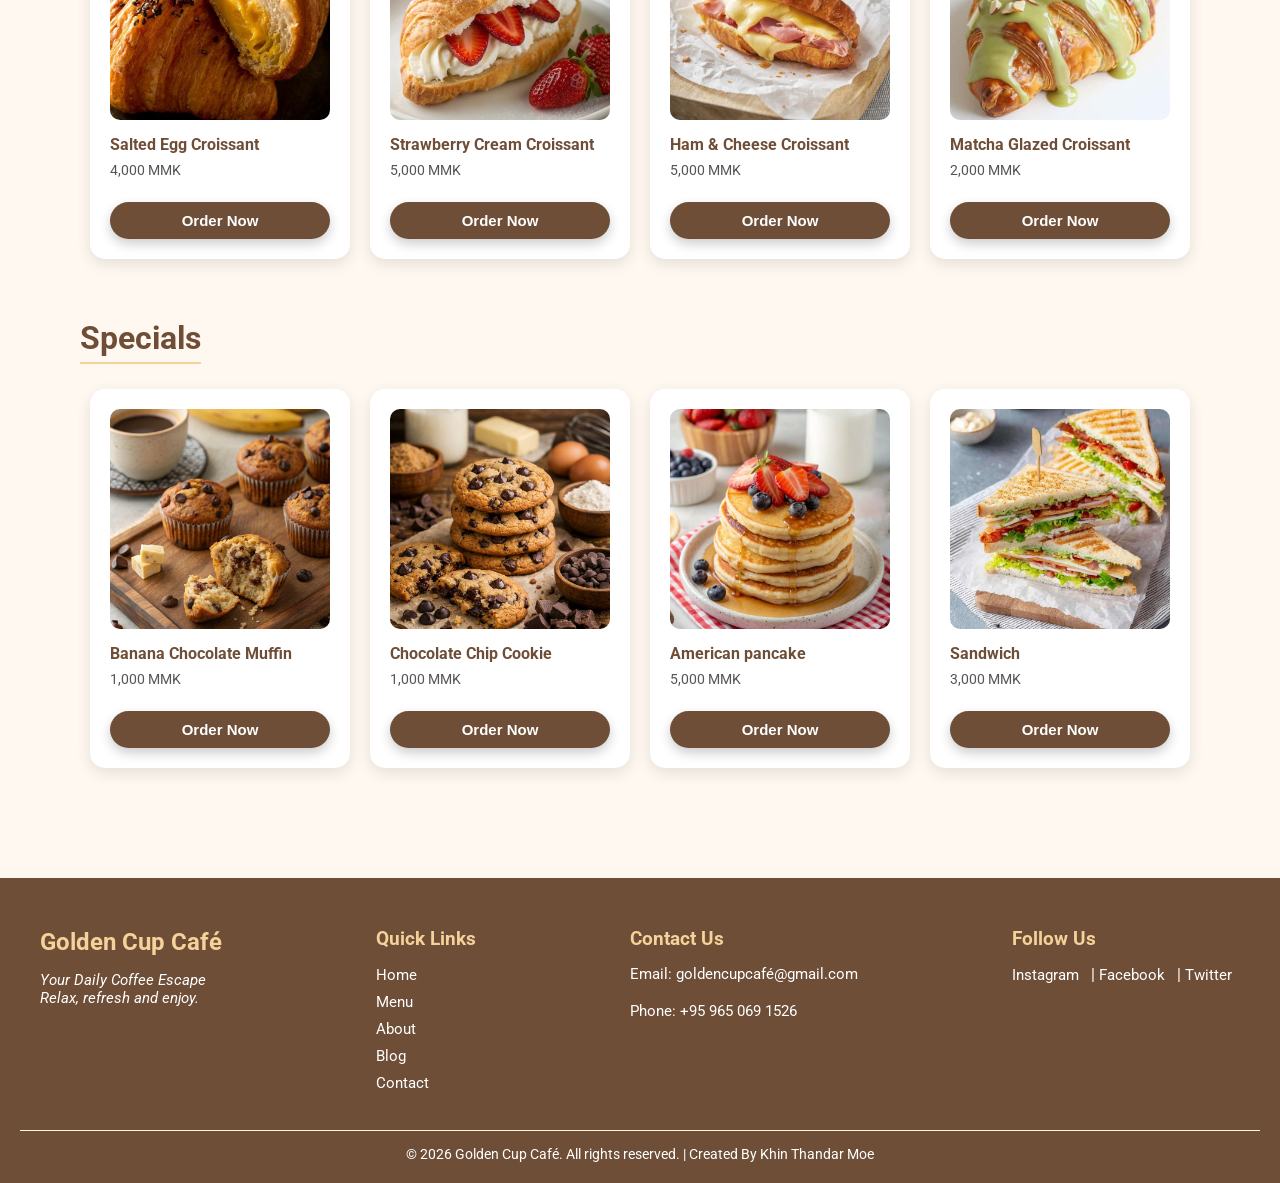
<file: menu.html>
<!DOCTYPE html>
<html lang="en">
<head>
  <meta charset="UTF-8">
  <meta name="viewport">
  <meta name="description" content="Enjoy the best coffee, tea, and fresh desserts at Golden Cup Café in Dawei. A cozy place to relax with friends. Visit us today!">
  <meta name="keywords" content="Golden Cup Café, café in Dawei, best coffee in Dawei, coffee shop Dawei, fresh desserts, Dawei breakfast, cozy place to relax, coffee and tea Dawei">
  <title>Golden Cup Café | Menu</title>
  <link rel="icon" href="COFFEE_SHOP_LOGO.png">
  <link href="https://fonts.googleapis.com/css2?family=Roboto:wght@400;700&family=Pacifico&display=swap" rel="stylesheet">
 <link rel="stylesheet" href="style.css">
</head>

<body>
  <!-- HEADER -->
  <header>
     <div class="logo">
      <img src="COFFEE_SHOP_LOGO.png" alt="My Logo" class="logoimg"><h1>Golden Cup Café</h1>
    </div>
    <nav>
      <ul>
        <li><a href="index.html">Home</a></li>
        <li><a href="menu.html">Menu</a></li>
        <li><a href="about.html">About</a></li>
        <li><a href="blog.html">Blog</a></li>
        <li><a href="contact.html">Contact</a></li>
      </ul>
    </nav>
  </header>

  <!-- PAGE TITLE -->
  <section class="page-title">
    <h2>Signature Drinks & Pastries</h2>
    <p>This café offers a wide variety of freshly brewed coffees, soothing teas, and delightful pastries, all carefully prepared to satisfy your taste. Whether you’re in the mood for a rich, bold coffee or a light and refreshing drink, there’s something here for everyone. If you already have a favorite, feel free to order it and enjoy every moment with a perfect cup in hand.</p>
  </section>

  <!-- MENU SECTION -->
  <section class="menu-section">

    <!-- Coffee Category -->
    <div class="menu-category">
      <h3>Coffee</h3>
      <div class="menu-items">
        <div class="menu-item">
          <img src="Espresso.jpg" alt="Espresso">
          <h4>Espresso</h4>
          <p>5,000 MMK</p>
          <a href="orderform.html"><button class="order-btn">Order Now</button></a>
        </div>

        <div class="menu-item">
          <img src="Cappuccino.jpg" alt="Cappuccino">
          <h4>Cappuccino</h4>
          <p>6,000 MMK</p>
          <a href="orderform.html"><button class="order-btn">Order Now</button></a>
        </div>

        <div class="menu-item">
          <img src="Latte.jpg" alt="Latte">
          <h4>Latte</h4>
          <p>5,000 MMK</p>
          <a href="orderform.html"><button class="order-btn">Order Now</button></a>
        </div>

        <div class="menu-item">
          <img src="Iced Mocha.jpg" alt="Iced Mocha">
          <h4>Iced Mocha</h4>
          <p>4,000 MMK</p>
          <a href="orderform.html"><button class="order-btn">Order Now</button></a>
        </div>

        <div class="menu-item">
          <img src="Cortado.jpg" alt="Cortado">
          <h4>Cortado</h4>
          <p>4,000 MMK</p>
          <a href="orderform.html"><button class="order-btn">Order Now</button></a>
        </div>

        <div class="menu-item">
          <img src="Iced Dirty Chai Latte.jpg" alt="Iced Dirty Chai Latte">
          <h4>Iced Dirty Chai Latte</h4>
          <p>4,000 MMK</p>
          <a href="orderform.html"><button class="order-btn">Order Now</button></a>
        </div>

        <div class="menu-item">
          <img src="Irish Coffee.jpg" alt="Irish Coffee">
          <h4>Irish Coffee</h4>
          <p>5,000 MMK</p>
          <a href="orderform.html"><button class="order-btn">Order Now</button></a>
        </div>

        <div class="menu-item">
          <img src="Doppio Coffee.jpg" alt="Doppio Coffee">
          <h4>Doppio Coffee</h4>
          <p>3,000 MMK</p>
          <a href="orderform.html"><button class="order-btn">Order Now</button></a>
        </div>

        <div class="menu-item">
          <img src="Black coffee.jpg" alt="Black Coffee">
          <h4>Black Coffee</h4>
          <p>5,000 MMK</p>
          <a href="orderform.html"><button class="order-btn">Order Now</button></a>
        </div>

        <div class="menu-item">
          <img src="Iced Coffee.jpg" alt="Iced Coffee">
          <h4>Iced Coffee</h4>
          <p>4,000 MMK</p>
          <a href="orderform.html"><button class="order-btn">Order Now</button></a>
        </div>

        <div class="menu-item">
          <img src="Flat White.jpg" alt="Flat White">
          <h4>Flat White</h4>
          <p>3,000 MMK</p>
          <a href="orderform.html"><button class="order-btn">Order Now</button></a>
        </div>

        <div class="menu-item">
          <img src="Iced Americano.jpg" alt="Iced Americano">
          <h4>Iced Americano</h4>
          <p>6,000 MMK</p>
          <a href="orderform.html"><button class="order-btn">Order Now</button></a>
        </div>

      </div>
    </div>

    <!-- Tea Category -->
    <div class="menu-category" id="tea">
      <h3>Tea</h3>
      <div class="menu-items">
        <div class="menu-item">
          <img src="Chamomile Tea.jpg" alt="Chamomile Tea">
          <h4>Chamomile Tea</h4>
          <p>2,000 MMK</p>
          <a href="orderform.html"><button class="order-btn">Order Now</button></a>
        </div>

        <div class="menu-item">
          <img src="Hibiscus Tea.jpg" alt="Hibiscus Tea">
          <h4>Hibiscus Tea</h4>
          <p>2,000 MMK</p>
          <a href="orderform.html"><button class="order-btn">Order Now</button></a>
        </div>

        <div class="menu-item">
          <img src="Rooibos Tea.jpg" alt="Rooibos Tea">
          <h4>Rooibos Tea</h4>
          <p>3,000 MMK</p>
          <a href="orderform.html"><button class="order-btn">Order Now</button></a>
        </div>

        <div class="menu-item">
          <img src="Raspberry Leaf Tea.jpg" alt="Raspberry Leaf Tea">
          <h4>Raspberry Leaf Tea</h4>
          <p>2,500 MMK</p>
          <a href="orderform.html"><button class="order-btn">Order Now</button></a>
        </div>

        <div class="menu-item">
          <img src="Lemon Balm Tea.jpg" alt="Lemon Balm Tea">
          <h4>Lemon Balm Tea</h4>
          <p>2,500 MMK</p>
          <a href="orderform.html"><button class="order-btn">Order Now</button></a>
        </div>

        <div class="menu-item">
          <img src="Green Tea.jpg" alt="Green Tea">
          <h4>Green Tea</h4>
          <p>2,000 MMK</p>
          <a href="orderform.html"><button class="order-btn">Order Now</button></a>
        </div>

        <div class="menu-item">
          <img src="Assam Black Tea.jpg" alt="Assam Black Tea">
          <h4>Assam Black Tea</h4>
          <p>2,000 MMK</p>
          <a href="orderform.html"><button class="order-btn">Order Now</button></a>
        </div>

        <div class="menu-item">
          <img src="Fenugreek Tea.jpg" alt="Fenugreek Tea">
          <h4>Fenugreek Tea</h4>
          <p>2,500 MMK</p>
          <a href="orderform.html"><button class="order-btn">Order Now</button></a>
        </div>

      </div>
    </div>

    <!-- Croissant Category -->
    <div class="menu-category" id="snacks">
      <h3>Croissants</h3>
      <div class="menu-items">
        <div class="menu-item">
          <img src="Flaky Croissant.jpg" alt="Flaky Croissant">
          <h4>Flaky Croissant</h4>
          <p>2,000 MMK</p>
          <a href="orderform.html"><button class="order-btn">Order Now</button></a>
        </div>

        <div class="menu-item">
          <img src="Raspberry Croissant.jpg" alt="Raspberry Croissant">
          <h4>Raspberry Croissant</h4>
          <p>3,000 MMK</p>
          <a href="orderform.html"><button class="order-btn">Order Now</button></a>
        </div>

        <div class="menu-item">
          <img src="Chocolate Croissant.jpg" alt="Chocolate Croissant">
          <h4>Chocolate Croissant</h4>
          <p>3,000 MMK</p>
          <a href="orderform.html"><button class="order-btn">Order Now</button></a>
        </div>

         <div class="menu-item">
          <img src="French Almond Croissant.jpg" alt="French Almond Croissant">
          <h4>French Almond Croissant</h4>
          <p>3,000 MMK</p>
          <a href="orderform.html"><button class="order-btn">Order Now</button></a>
        </div>

         <div class="menu-item">
          <img src="Salted Egg Croissant.jpg" alt="Salted Egg Croissant">
          <h4>Salted Egg Croissant</h4>
          <p>4,000 MMK</p>
          <a href="orderform.html"><button class="order-btn">Order Now</button></a>
        </div>

         <div class="menu-item">
          <img src="Strawberry Cream Croissant.jpg" alt="Strawberry Cream Croissant">
          <h4>Strawberry Cream Croissant</h4>
          <p>5,000 MMK</p>
          <a href="orderform.html"><button class="order-btn">Order Now</button></a>
        </div>

         <div class="menu-item">
          <img src="Ham & Cheese Croissant.jpg" alt="Ham & Cheese Croissant">
          <h4>Ham & Cheese Croissant</h4>
          <p>5,000 MMK</p>
          <a href="orderform.html"><button class="order-btn">Order Now</button></a>
        </div>

        <div class="menu-item">
          <img src="Matcha Glazed Croissant.jpg" alt="Matcha Glazed Croissant">
          <h4>Matcha Glazed Croissant</h4>
          <p>2,000 MMK</p>
          <a href="orderform.html"><button class="order-btn">Order Now</button></a>
        </div>
          
        </div>
      </div>
     

<!-- Snacks Category -->
    <div class="menu-category" id="snacks">
      <h3>Specials</h3>
      <div class="menu-items">
        <div class="menu-item">
          <img src="Banana Chocolate Muffins.jpg" alt="Banana Chocolate Muffins">
          <h4>Banana Chocolate Muffin</h4>
          <p>1,000 MMK</p>
          <a href="orderform.html"><button class="order-btn">Order Now</button></a>
        </div>

        <div class="menu-item">
          <img src="Chocolate Chip Cookies.jpg" alt="Chocolate Chip Cookies">
          <h4>Chocolate Chip Cookie</h4>
          <p>1,000 MMK</p>
          <a href="orderform.html"><button class="order-btn">Order Now</button></a>
        </div>

        <div class="menu-item">
          <img src="American pancake.jpg" alt="American pancake">
          <h4>American pancake</h4>
          <p>5,000 MMK</p>
          <a href="orderform.html"><button class="order-btn">Order Now</button></a>
        </div>

        <div class="menu-item">
          <img src="Sandwich.jpg" alt="Sandwich">
          <h4>Sandwich</h4>
          <p>3,000 MMK</p>
          <a href="orderform.html"><button class="order-btn">Order Now</button></a>
        </div>
        
        </div>
      </div>

    </div>
    </div>

  </section>

  <!-- FOOTER -->
    <footer>
  <div class="footer-container">
    <div class="footer-brand">
      <h2>Golden Cup Café</h2>
      <p> <i>Your Daily Coffee Escape<br>
            Relax, refresh and enjoy.</i></p>
    </div>

    <!-- Quick Links -->
    <div class="footer-links">
      <h3>Quick Links</h3>
      <ul>
        <li><a href="index.html">Home</a></li>
        <li><a href="menu.html">Menu</a></li>
        <li><a href="about.html">About</a></li>
        <li><a href="blog.html">Blog</a></li>
        <li><a href="contact.html">Contact</a></li>
      </ul>
    </div>

    <!-- Contact Info -->
    <div class="footer-contact">
      <h3>Contact Us</h3>
      <p>Email: <a href="mailto:goldencupcafé@gmail.com">goldencupcafé@gmail.com</a></p>
      <br>
      <p>Phone: <a href="tel:+959650691526">+95 965 069 1526</a></p>
    </div>

    <!-- Social Media -->
    <div class="footer-social">
      <h3>Follow Us</h3>
      <a href="https://www.instagram.com" target="_blank">Instagram</a> |
      <a href="https://www.facebook.com" target="_blank">Facebook</a> |
      <a href="https://www.twitter.com" target="_blank">Twitter</a>
    </div>
  </div>

  <div class="footer-bottom">
    <p>&copy; 2026 Golden Cup Café. All rights reserved. | Created By Khin Thandar Moe</p>
  </div>
  </footer>
</body>
</html>
</file>
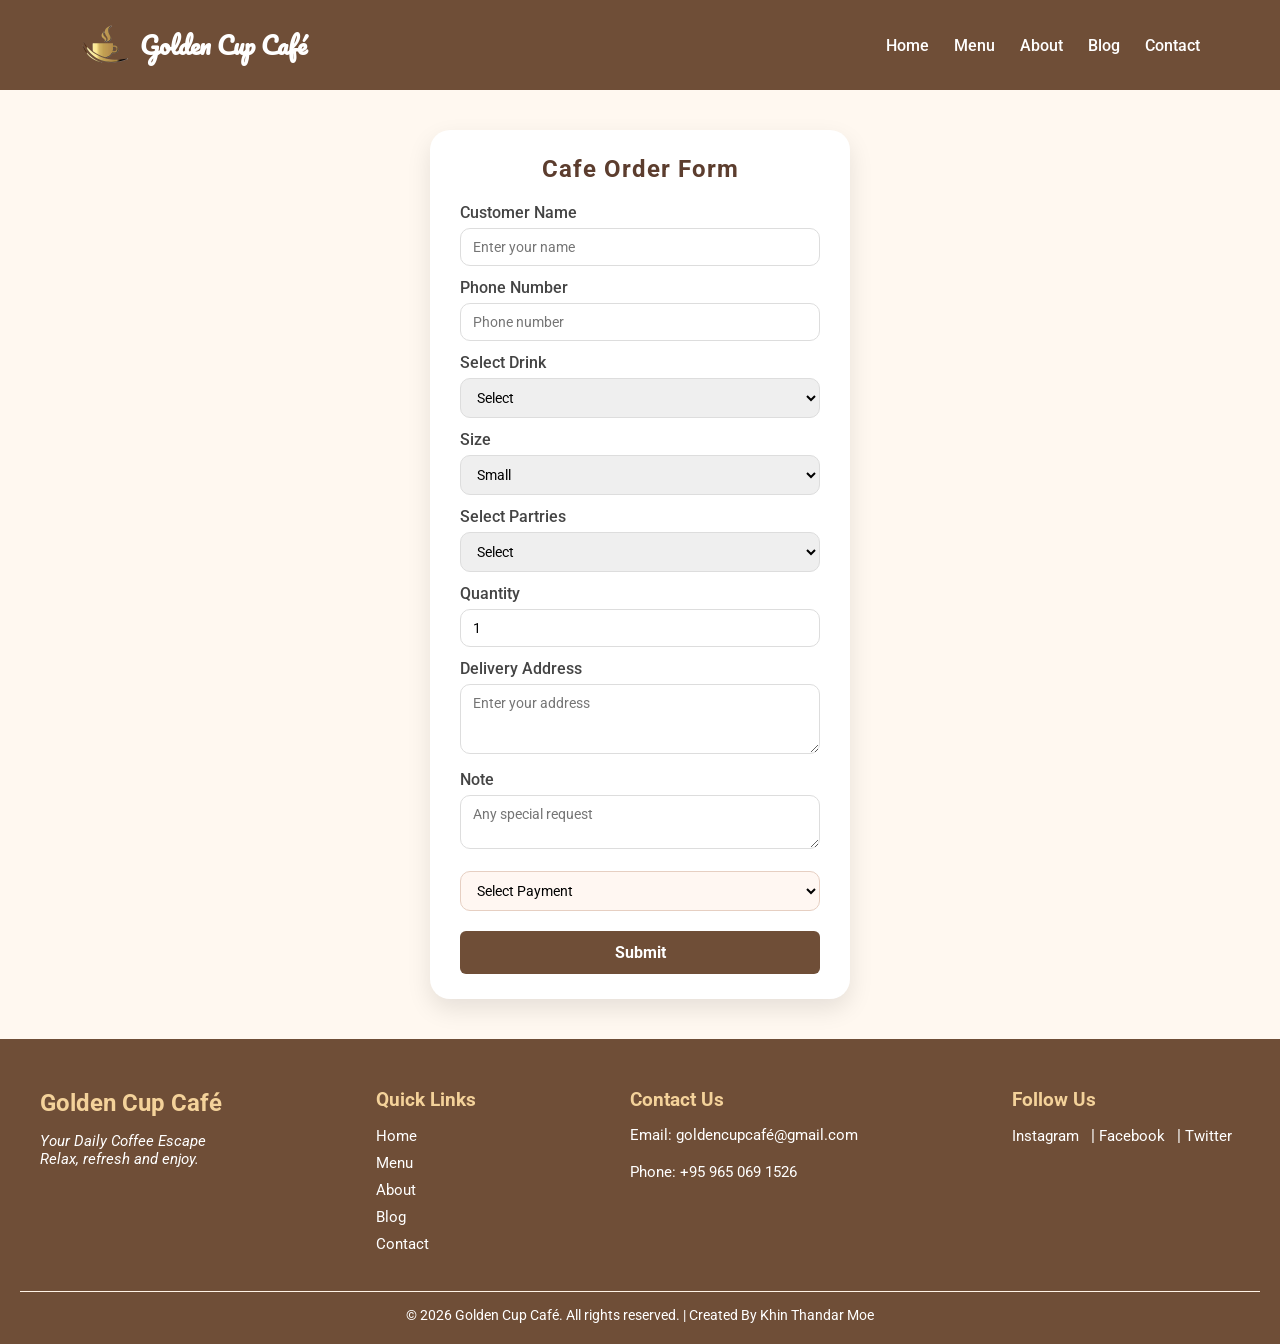
<file: orderform.html>
<!DOCTYPE html>
<html lang="en">
<head>
<meta charset="UTF-8">
<meta name="viewport">
<meta name="description" content="Enjoy the best coffee, tea, and fresh desserts at Golden Cup Café in Dawei. A cozy place to relax with friends. Visit us today!">
<meta name="keywords" content="Golden Cup Café, café in Dawei, best coffee in Dawei, coffee shop Dawei, fresh desserts, Dawei breakfast, cozy place to relax, coffee and tea Dawei">
<title>Golden Cup Café | Order Form</title>
<link rel="icon" href="COFFEE_SHOP_LOGO.png">
<link href="https://fonts.googleapis.com/css2?family=Roboto:wght@400;700&family=Pacifico&display=swap" rel="stylesheet">
<link rel="stylesheet" href="style.css">
</head>
  <!-- HEADER -->
  <header>
    <div class="logo">
      <img src="COFFEE_SHOP_LOGO.png" alt="Café Logo" class="logoimg"><h1>Golden Cup Café</h1>
    </div>
    <nav>
      <ul>
        <li><a href="index.html">Home</a></li>
        <li><a href="menu.html">Menu</a></li>
        <li><a href="about.html">About</a></li>
        <li><a href="blog.html">Blog</a></li>
        <li><a href="contact.html">Contact</a></li>
      </ul>
    </nav>
  </header>

<div class="order-container">
  <form action="#confirm-box1">
    <h2>Cafe Order Form</h2>

    <form>
        <!-- Name -->
        <label>Customer Name</label>
        <input type="text" placeholder="Enter your name" required>

        <!-- Phone -->
        <label>Phone Number</label>
        <input type="tel" placeholder="Phone number" required>

        <!-- Drink -->
        <label>Select Drink</label>
        <select>
          <option>Select</option>
            <option>Espresso</option>
            <option>Cappuccino</option>
            <option>Latte</option>
            <option>Iced Mocha</option>
            <option>Cortado</option>
            <option>Iced Dirty Chai Latte</option>
            <option>Irish Coffee</option>
            <option>Doppio Coffee</option>
            <option>Black Coffee</option>
            <option>Iced Coffee</option>
            <option>Flat White</option>
            <option>Iced Americano</option>
        </select>

        <!-- Size -->
        <label>Size</label>
        <select>
            <option>Small</option>
            <option>Medium</option>
            <option>Large</option>
        </select>

           <!-- Partries -->
        <label>Select Partries</label>
        <select>
            <option>Select</option>
            <option>Flaky Croissant</option>
            <option>Chocolate Croissant</option>
            <option>Strawberry Cream Croissant</option>
            <option>French Almond Croissant</option>
            <option>Ham & Cheese Croissant</option>
            <option>Matcha Glazed Croissant</option>
            <option>Banana Chocolate Muffin</option>
            <option>Chocolate Chip Cookie</option>
            <option>American pancake</option>
            <option>Sandwich</option>
            <option>Raspberry Croissant</option>
            <option>Salted Egg Croissant</option>
        </select>

        <!-- Quantity -->
        <label>Quantity</label>
        <input type="number" min="1" value="1">

        <!-- Delivery -->
        <label>Delivery Address</label>
        <textarea rows="3" placeholder="Enter your address"></textarea>

        <!-- Note -->
        <label>Note</label>
        <textarea rows="2" placeholder="Any special request"></textarea>

       <label></label>
       <select class="payment">
       <option>Select Payment</option>
       <option>KBZ Pay </option>
       <option>Wave Pay </option>
       <option>AYA Pay</option>
      </select>

<button type="submit1" class="order-btn1">Submit</button>

</form>
</div>

<div id="confirm-box1" class="modal-overlay1">
    <div class="modal-content1">
        <h3>Confirm Order!</h3>
        <p>Thank you for your order</p>
        <a href="#" class="close-btn1">OK</a>
    </div>
</div>


<!-- FOOTER -->
    <footer>
  <div class="footer-container">
    <div class="footer-brand">
      <h2>Golden Cup Café</h2>
      <p> <i>Your Daily Coffee Escape<br>
            Relax, refresh and enjoy.</i></p>
    </div>

    <!-- Quick Links -->
    <div class="footer-links">
      <h3>Quick Links</h3>
      <ul>
        <li><a href="index.html">Home</a></li>
        <li><a href="menu.html">Menu</a></li>
        <li><a href="about.html">About</a></li>
        <li><a href="blog.html">Blog</a></li>
        <li><a href="contact.html">Contact</a></li>
      </ul>
    </div>

    <!-- Contact Info -->
    <div class="footer-contact">
      <h3>Contact Us</h3>
      <p>Email: <a href="mailto:goldencupcafé@gmail.com">goldencupcafé@gmail.com</a></p>
      <br>
      <p>Phone: <a href="tel:+959650691526">+95 965 069 1526</a></p>
    </div>

    <!-- Social Media -->
    <div class="footer-social">
      <h3>Follow Us</h3>
      <a href="https://www.instagram.com" target="_blank">Instagram</a> |
      <a href="https://www.facebook.com" target="_blank">Facebook</a> |
      <a href="https://www.twitter.com" target="_blank">Twitter</a>
    </div>
  </div>

  <div class="footer-bottom">
    <p>&copy; 2026 Golden Cup Café. All rights reserved. | Created By Khin Thandar Moe</p>
  </div>
  </footer>
  
</body>
</html>
</file>
<file: style.css>
* {
      margin: 0;
      padding: 0;
      box-sizing: border-box;
      font-family: 'Roboto', sans-serif;
    }

    body {
      background-color: #fff8f0;
      color: #333;
    }

    /* HEADER / NAVBAR */

    header {
      display: flex;
      justify-content: space-between;
      align-items: center;
      padding: 20px 80px;
      background-color: #6f4e37;
      color: #fff;
      position: sticky;
      top: 0;
      z-index: 1000;
    }

    header h1 {
      font-family: 'Pacifico', cursive;
      font-size: 2rem;
    }

    .logo{
      display: flex;          
      align-items: center;    
      gap: 10px;
    }

    .logoimg{
      width: 50px;            
      height: 50px;
      object-fit: cover; 
    }

    .logo h1{
      font-size: 24px;
      margin: 0;
    }

    a {
      text-decoration: none;
      color: inherit;
    }

    img {
      max-width: 100%;
      display: block;
    }

    nav ul {
      display: flex;
      list-style: none;
      gap: 25px;
    }

    nav ul li a {
      color: #fff;
      font-weight: 500;
      transition: color 0.3s;
    }

    nav ul li a:hover {
      color: #f4d29a;
    }

    /* HERO SECTION */

    .hero {
      display: flex;
      justify-content: center;
      align-items: center;
      flex-direction: column;
      text-align: center;
      padding: 100px 20px;
      background: url(Barista\ Faz\ Café\ Em\ Uma\ Máquina\ De\ Café\,\ Café\,\ Máquina\,\ Expresso\ Imagem\ de\ plano\ de\ fundo\ para\ download\ gratuito.jpg) center/cover no-repeat;
      color: #fff;
    }

    .hero h2 {
      font-size: 3rem;
      margin-bottom: 20px;
      text-shadow: 2px 2px 6px rgba(0,0,0,0.5);
    }

    .hero p {
      font-size: 1.2rem;
      margin-bottom: 30px;
      text-shadow: 1px 1px 4px rgba(0,0,0,0.5);
    }

    .hero a {
      background-color: #f4d29a;
      color: #6f4e37;
      padding: 12px 25px;
      border-radius: 30px;
      font-weight: bold;
      transition: background 0.3s;
    }

    .hero a:hover {
      background-color: #e6c28a;
    }

    /* ABOUT SECTION */

    .about {
      display: flex;
      flex-wrap: wrap;
      align-items: center;
      padding: 80px 50px;
      gap: 40px;
    }

    .about img {
     max-width: 100%;     
     width: 400px;        
     height: 320px;
     object-fit: cover;
     border-radius: 15px;
    }

    .about-text {
      flex: 1 1 400px;
    }

    .about-text h3 {
      font-size: 2rem;
      margin-bottom: 20px;
      color: #6f4e37;
    }

    .about-text p {
      line-height: 1.8;
      font-size: 1rem;
      color: #555;
    }

    /* MENU SECTION */

    .menu {
      padding: 80px 50px;
      background-color: #fff3e6;
      text-align: center;
    }

    .menu h3 {
      font-size: 2.5rem;
      margin-bottom: 50px;
      color: #6f4e37;
    }

    .menu-items {
      display: flex;
      flex-wrap: wrap;
      gap: 20px;
      justify-content: center;
    }
    .menu-item {
      background-color: #fff;
      padding: 20px;
      border-radius: 15px;
      width: 260px;
      box-shadow: 0 5px 15px rgba(0,0,0,0.1);
      transition: transform 0.3s;
      display: flex;
      flex-direction: column;
      justify-content: space-between;
      
    }
    .menu-item:hover {
      transform: translateY(-5px);
    }
    .menu-item img {
      border-radius: 10px;
      margin-bottom: 15px;
      width: 100%;
      height: 220px;
      object-fit: cover;
    }
    .menu-item h4 {
      color: #6f4e37;
      margin-bottom: 8px;
      text-align: left;
    }
    .menu-item p {
      font-size: 0.9rem;
      color: #555;
      margin-bottom: 8px;
      text-align: left;
      
    }
    .menu-item span {
      font-weight: bold;
      color: #6f4e37;
    }

    .page-title {
      text-align: center;
      padding: 80px 20px 40px;
      color: #6f4e37;
    }
    .page-title h2 {
      font-size: 3rem;
    }

    .page-title p{
      margin-top: 10px;
      font-size: 1.2rem;
      color: #555;
    }

    /* MENU PAGE */

    .menu-section {
      padding: 50px 80px;
    }
    .menu-category {
      margin-bottom: 60px;
    }
    .menu-category h3 {
      font-size: 2rem;
      color: #6f4e37;
      margin-bottom: 25px;
      border-bottom: 2px solid #f4d29a;
      display: inline-block;
      padding-bottom: 5px;
    }

    
    .order-btn {
  background: #6f4e37; 
  border: none;
  border-radius: 20px; 
  padding: 10px 20px;
  font-size: 15px;
  font-weight: 600;
  font-family: 'Segoe UI', sans-serif;
  color: #fff;
  cursor: pointer;
  box-shadow: 0 5px 12px rgba(0,0,0,0.2); 
  transition: all 0.3s ease;
  margin-top: 15px;
  width: 100%;
  text-align: center;
}

.order-btn:hover {
  transform: translateY(-4px);
  box-shadow: 0 8px 20px rgba(0,0,0,0.3);
  background: #6f4e37; 
}

/* ABOUT PAGE */

    .about-section {
      display: flex;
      flex-wrap: wrap;
      align-items: center;
      padding: 80px 50px;
      gap: 40px;
    }

    .about-section img {
      flex: 1 1 400px;
      width: 650px;
      border-radius: 15px;
    }

    .about-text {
      flex: 1 1 400px;
    }

    .about-text h3 {
      font-size: 2rem;
      margin-bottom: 20px;
      color: #6f4e37;
    }

    .about-text p {
      line-height: 1.8;
      font-size: 1rem;
      color: #555;
      margin-bottom: 15px;
    }

    .purpose {
      padding: 80px 50px;
      background-color: #fff3e6;
      text-align: center;
    }

    .purpose h3 {
      font-size: 2rem;
      color: #6f4e37;
      margin-bottom: 20px;
    }

    .purpose p {
      font-size: 1rem;
      color: #555;
      max-width: 700px;
      margin: 0 auto;
      line-height: 1.8;
    }

    /* BLOG PAGE */

    .blog-section {
      padding: 50px 80px;
      display: flex;
      flex-wrap: wrap;
      gap: 30px;
      justify-content: center;
    }

    .blog-post {
      background-color: #fff;
      border-radius: 15px;
      width: 500px;
      box-shadow: 0 5px 15px rgba(0,0,0,0.1);
      overflow: hidden;
      transition: transform 0.3s;
    }

    .blog-post:hover {
      transform: translateY(-5px);
    }

    .blog-post img {
      width: 100%;
      height: 200px;
      object-fit: cover;
    }

    .blog-content {
      padding: 20px;
    }

    .blog-content h3 {
      font-size: 1.5rem;
      color: #6f4e37;
      margin-bottom: 10px;
    }

    .blog-content p {
      font-size: 0.95rem;
      color: #555;
      line-height: 1.6;
      margin-bottom: 15px;
    }

    .blog-content a {
      color: #6f4e37;
      font-weight: bold;
      transition: color 0.3s;
    }

    .blog-content a:hover {
      color: #f4d29a;
    }

/* CONTACT PAGE */

    .contact-section {
      display: flex;
      flex-wrap: wrap;
      justify-content: space-between;
      padding: 50px 80px;
      gap: 40px;
      justify-content: center;
    }

    .contact-form {
      flex: 1 1 300px;
      background-color: #fff;
      padding: 20px;
      border-radius: 15px;
      box-shadow: 0 5px 15px rgba(0,0,0,0.1);
      max-width: 600px;
    }

    .contact-form h3 {
      font-size: 2rem;
      color: #6f4e37;
      margin-bottom: 20px;
    }

    .contact-form form {
      display: flex;
      flex-direction: column;
    }

    .contact-form input,
    .contact-form textarea {
      padding: 12px 15px;
      margin-bottom: 20px;
      border: 1px solid #ddd;
      border-radius: 8px;
      font-size: 1rem;
      resize: none;
    }

    .contact-form button {
      background-color: #6f4e37;
      color: #fff;
      padding: 12px 20px;
      border: none;
      border-radius: 30px;
      font-size: 1rem;
      font-weight: bold;
      cursor: pointer;
      transition: background 0.3s;
    }

    .contact-form button:hover {
      background-color: #55372a;
    }

    .map {
      margin-top: 40px;
      text-align: center;
    }

    .map iframe {
      width: 100%;
      height: 400px;
      border: none;
      border-radius: 15px;
    }

    /* ORDER FORM PAGE */

.order-container {
  max-width: 420px;
  margin: 40px auto;
  background: #ffffff;
  padding: 25px 30px;
  border-radius: 20px;
  box-shadow: 0 10px 25px rgba(0,0,0,0.1);
}

.order-container h2 {
  text-align: center;
  margin-bottom: 20px;
  color: #5c3d2e;
  letter-spacing: 1px;
}

label {
  display: block;
  margin-top: 12px;
  font-weight: 500;
  color: #444;
}

 .order-btn1 {
    width: 100%;
    padding: 12px;
    background-color: #6f4e37;
    color: white;
    border: none;
    border-radius: 6px;
    cursor: pointer;
    font-size: 16px;
    font-weight: bold;
    margin-top: 20px;
}

.modal-overlay1 {
    position: fixed;
    top: 0; left: 0;
    width: 100%; height: 100%;
    background: rgba(0, 0, 0, 0.5);
    display: none; 
    justify-content: center;
    align-items: center;
}

.modal-overlay1:target {
    display: flex;
}

.modal-content1 {
    background: white;
    padding: 25px;
    border-radius: 8px;
    text-align: center;
    box-shadow: 0 5px 15px rgba(0,0,0,0.3);
    animation: fadeIn 0.3s;
}

.close-btn1 {
    display: inline-block;
    margin-top: 15px;
    padding: 8px 25px;
    background:  #6f4e37;
    color: white;
    text-decoration: none;
    border-radius: 5px;
}

@keyframes fadeIn {
    from { opacity: 0; transform: translateY(-20px); }
    to { opacity: 1; transform: translateY(0); }
}

input,
select,
textarea {
  width: 100%;
  padding: 10px 12px;
  margin-top: 6px;
  border: 1px solid #ddd;
  border-radius: 10px;
  outline: none;
  font-size: 14px;
  transition: 0.3s;
  box-sizing: border-box;
}

input:focus,
select:focus,
textarea:focus {
  border-color: #c89b7b;
  box-shadow: 0 0 5px rgba(200,155,123,0.4);
} 

button:hover {
  background: #5a3f2d;
  transform: translateY(-2px);
}

.payment {
  background: #fff7f2;
  border: 1px solid #e6cfc2;
}  

/* Responsive */
@media (max-width: 480px) {
  .order-container {
    margin: 20px;
    padding: 20px;
  }
}

  /* FOOTER */

    footer {
      background-color: #6f4e37;
      color: #fff;
      padding: 50px 20px 20px;
      font-family: 'Roboto', sans-serif;
    }
    .footer-container {
      display: flex;
      flex-wrap: wrap;
      justify-content: space-between;
      gap: 40px;
      max-width: 1200px;
      margin: auto;
    }
    .footer-container h2, .footer-container h3 {
      color: #f4d29a;
      margin-bottom: 15px;
    }
    .footer-container p, .footer-container a {
      color: #fff;
      font-size: 0.95rem;
    }
    .footer-links ul {
      list-style: none;
      padding: 0;
    }
    .footer-links ul li {
      margin-bottom: 8px;
    }
    .footer-links ul li a:hover {
      color: #f4d29a;
    }
    .footer-contact a:hover, .footer-social a:hover {
      color: #f4d29a;
    }
    .footer-social a {
      margin-right: 8px;
    }
    .footer-bottom {
      text-align: center;
      margin-top: 30px;
      font-size: 0.9rem;
      border-top: 1px solid #fff3e6;
      padding-top: 15px;
    }

    @media (max-width: 900px) {
      .footer-container {
        flex-direction: column;
        align-items: center;
        text-align: center;
      }
      .footer-social {
        margin-top: 15px;
      }
    }
</file>
